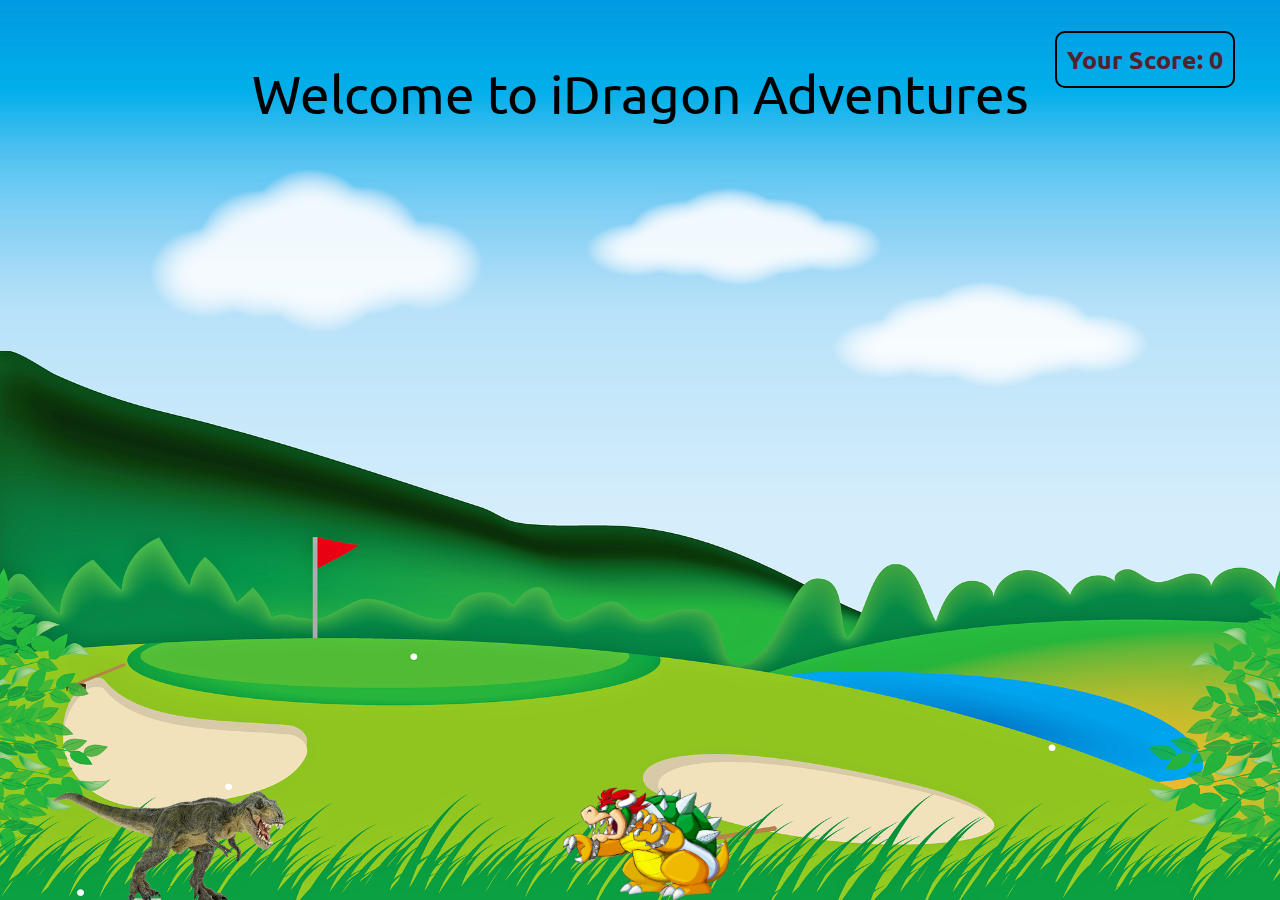
<file: Action Game/index.html>
<!DOCTYPE html>
<html lang="en">
<head>
    <meta charset="UTF-8">
    <meta name="viewport" content="width=device-width, initial-scale=1.0">
    <title>iDragon - JavaScript Game</title>
    <link href="https://fonts.googleapis.com/css2?family=Ubuntu:wght@300&display=swap" rel="stylesheet">
    <link rel="stylesheet" href="style.css">
    <script src="script.js"></script>
</head>
<body>
    <div class="gameContainer">
        <div class="gameOver">Welcome to iDragon Adventures</div>
        <!-- <div class="gameOver">Welcome to iDragon - Created by Harry</div> -->
        <div class="dino"></div>
        <div id="scoreCont">Your Score: 0</div>
        <div class="obstacle obstacleAni"></div>
    </div>
</body>
</html>
</file>
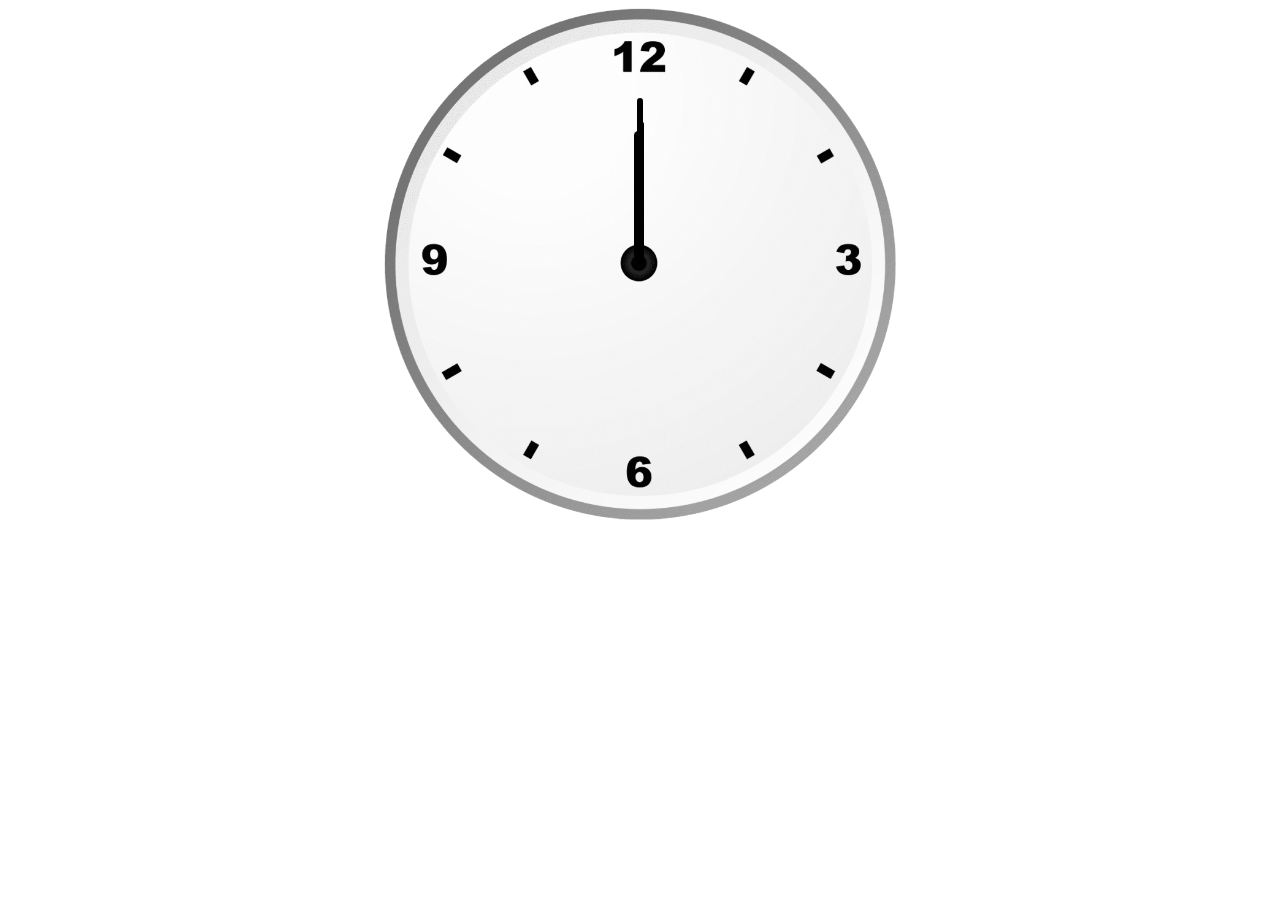
<file: Analog clock/index.html>
<!DOCTYPE html>
<html lang="en">
<head>
    <meta charset="UTF-8">
    <meta name="viewport" content="width=device-width, initial-scale=1.0">
    <link rel="stylesheet" href="style.css">
    <title>Analog Clock</title>
</head>
<body>
    <div class="clockContainer">
            <div id="hour"></div>
            <div id="min"></div>
            <div id="sec"></div>
        </div>
        <script src="script.js"></script>
</body>
</html>
</file>
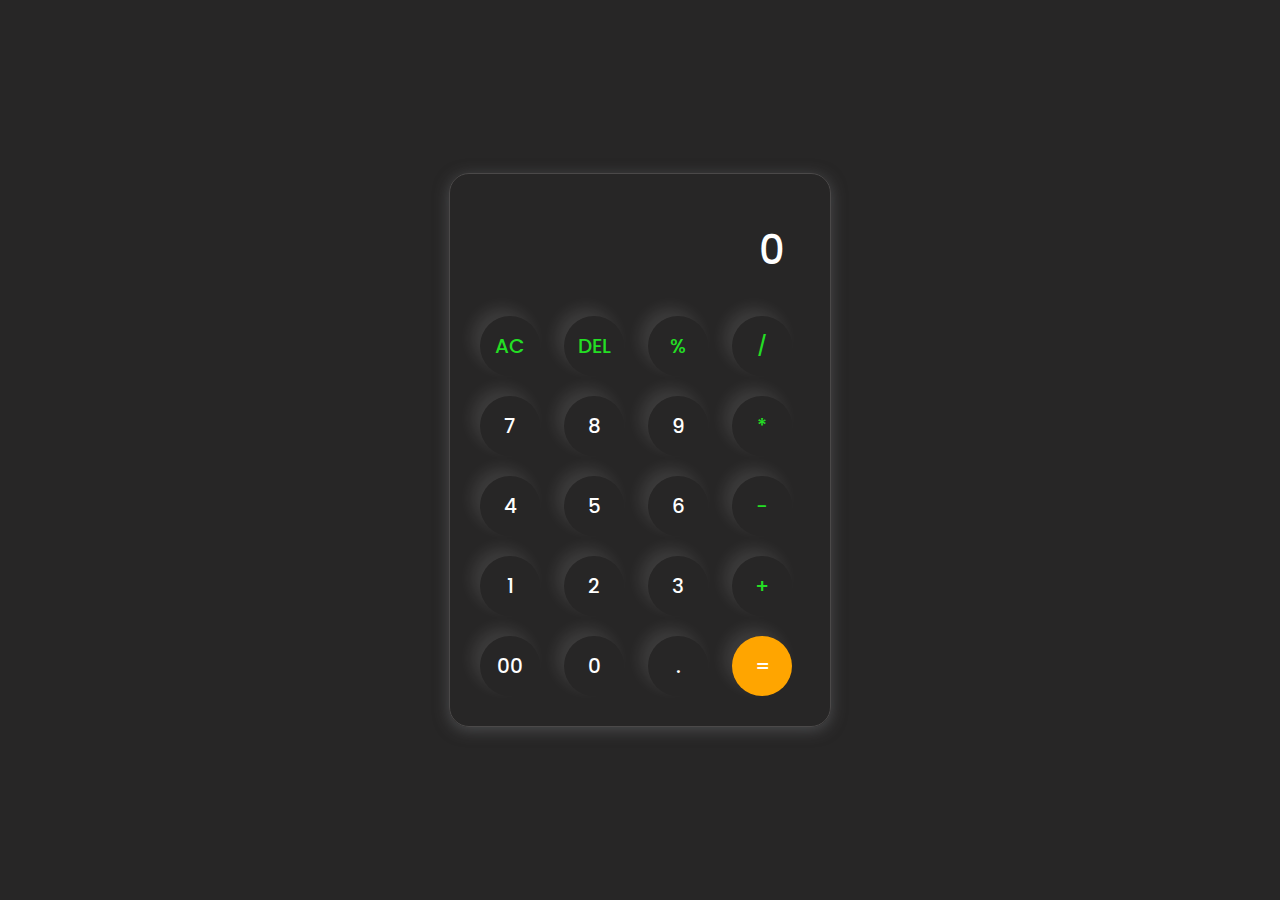
<file: Calculator/index.html>
<!DOCTYPE html>
<html lang="en">
<head>
    <meta charset="UTF-8">
    <meta name="viewport" content="width=device-width, initial-scale=1.0">
    <link rel="stylesheet" href="style.css">
    <title>Calculator</title>
</head>
<body>
        <div class="calculator">
            <input type="text" placeholder="0" id="inputbox">
            <div>
                <button class="operator">AC</button>
                <button class="operator">DEL</button>
                <button class="operator">%</button>
                <button class="operator">/</button>
            </div>
            <div>
                <button>7</button>
                <button>8</button>
                <button>9</button>
                <button class="operator">*</button>
            </div>
            <div>
                <button>4</button>
                <button>5</button>
                <button>6</button>
                <button class="operator">-</button>
            </div>
            <div>
                <button>1</button>
                <button>2</button>
                <button>3</button>
                <button class="operator">+</button>
            </div>
            <div>
                <button>00</button>
                <button>0</button>
                <button>.</button>
                <button class="equalbtn">=</button>
            </div>
        </div>
        <script src="script.js"></script>
</body>
</html>
</file>
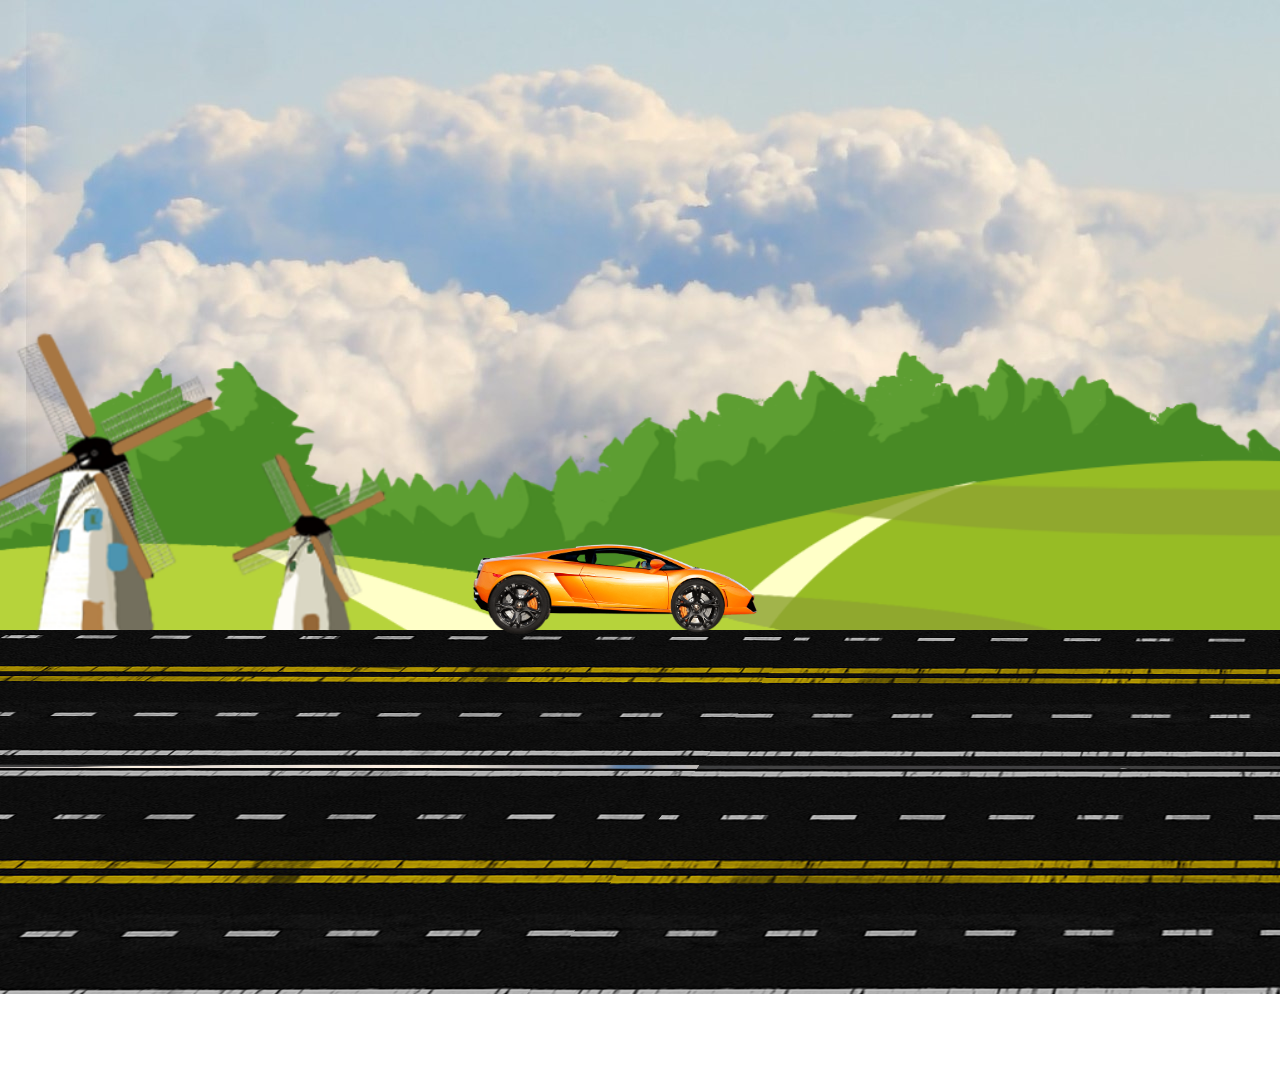
<file: Car Animation Project/index.html>
<!DOCTYPE html>
<html lang="en">
<head>
    <meta charset="UTF-8">
    <meta name="viewport" content="width=device-width, initial-scale=1.0">
    <link rel="stylesheet" href="style.css">
    <title>Car Animation Project</title>
</head>
<body>
    <div class="container">
        <div class="sky">
            <div class="trees"></div>
            <div class="track"></div>
            <div class="car">
                <div class="wheel wheel1"><img src="car_wheel_left.png" alt=""></div>
                <div class="wheel wheel2"><img src="car_wheel_right.png" alt=""></div>
            </div>
        </div>
    </div>
    <script src="script.js"></script>
</body>
</html>
</file>
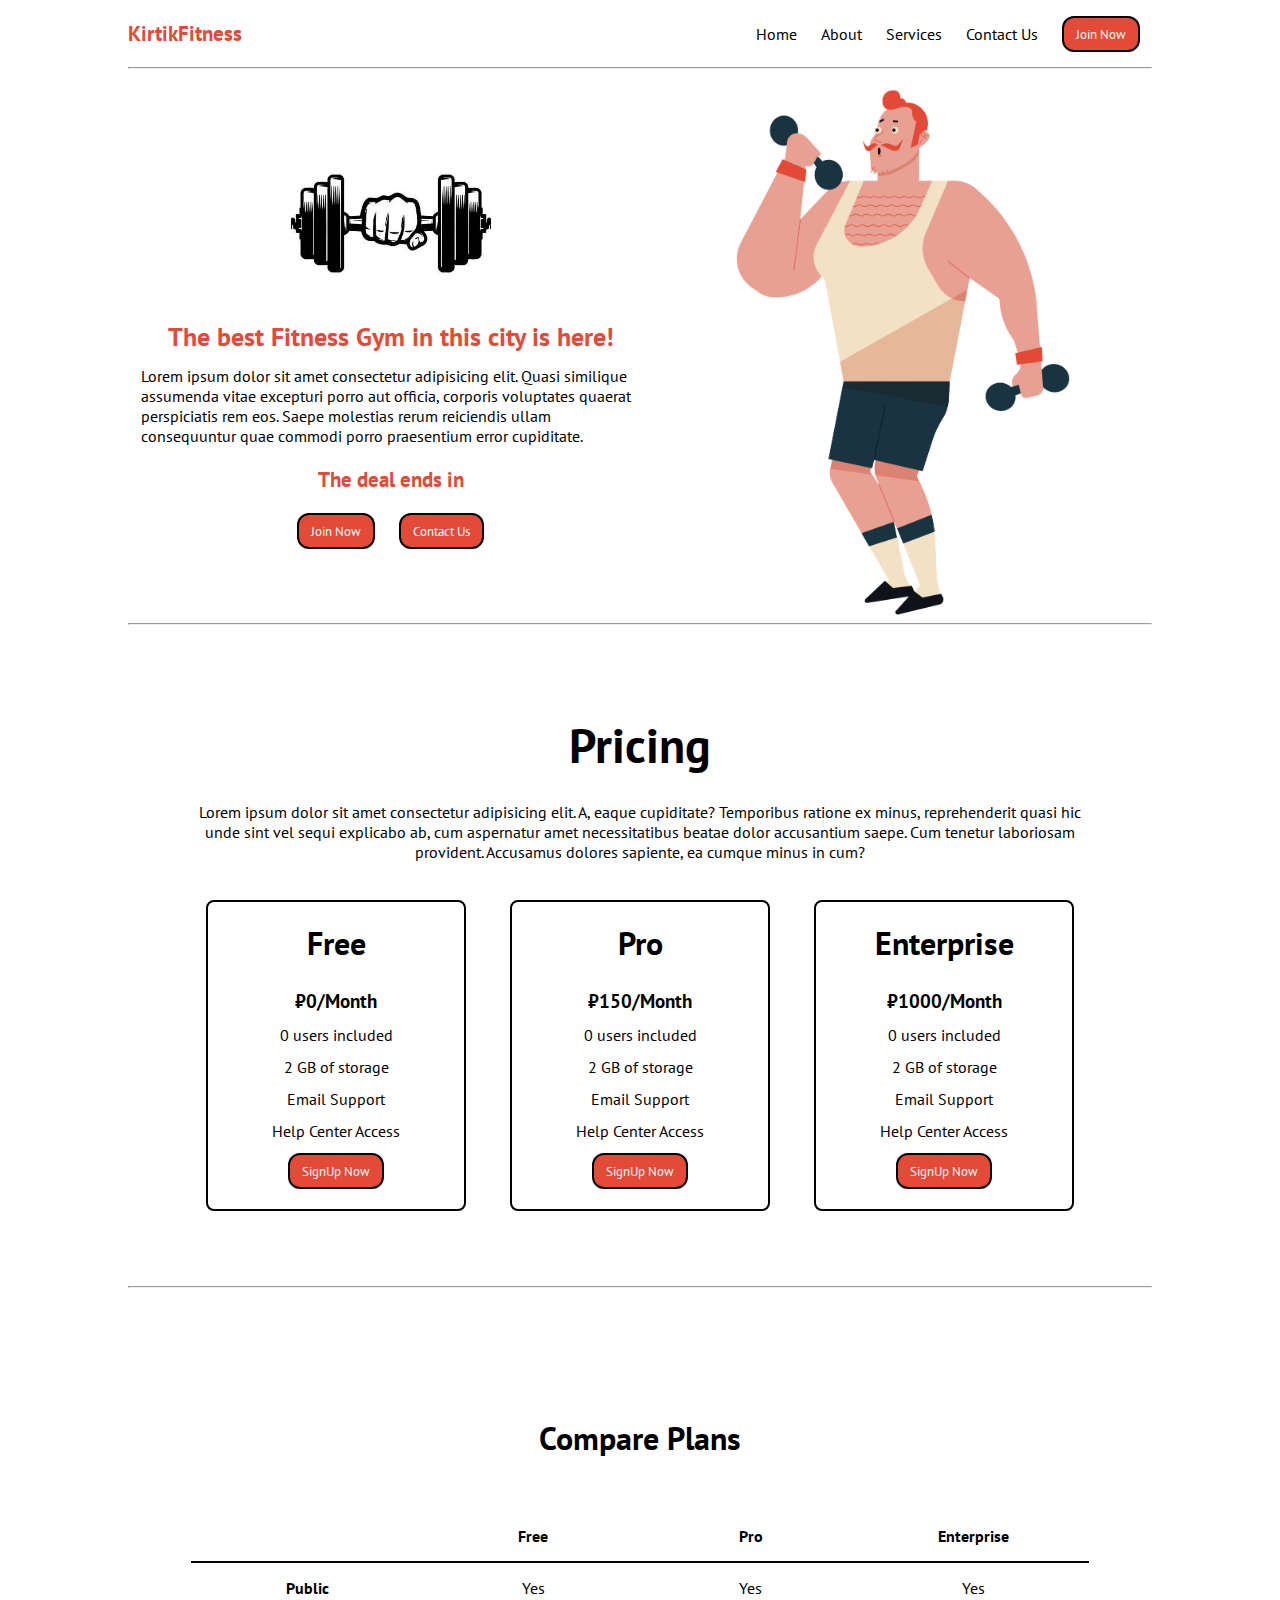
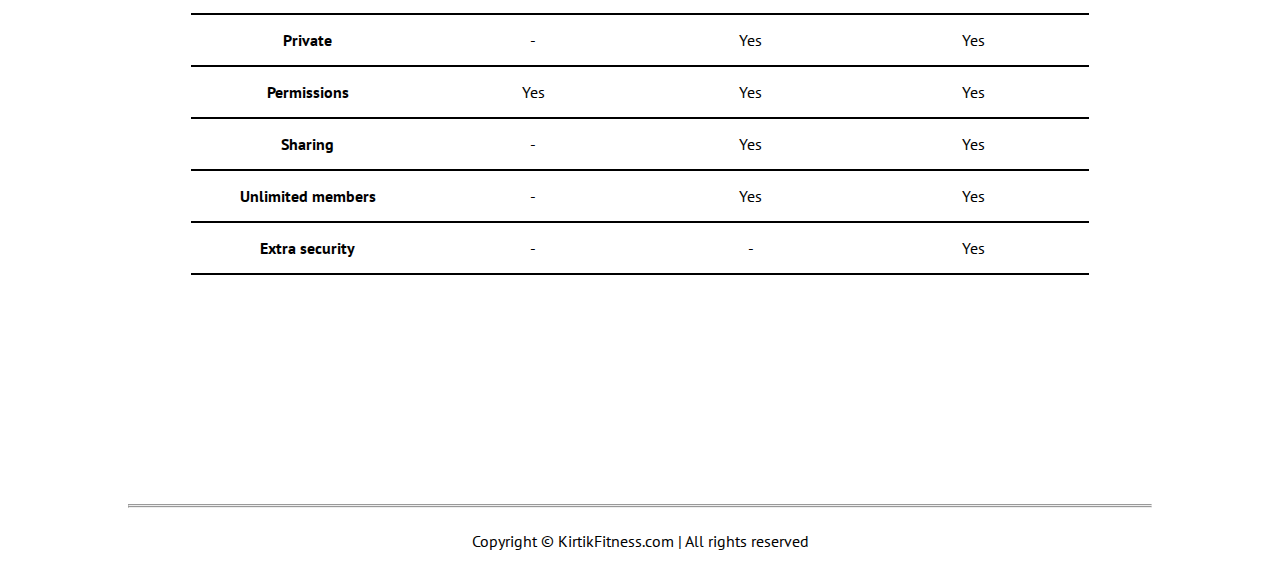
<file: Gym landing page/index.html>
<!DOCTYPE html>
<html lang="en">
<head>
    <meta charset="UTF-8">
    <meta name="viewport" content="width=device-width, initial-scale=1.0">
    <title>KirtikFitness - The Best Gym in the City</title>
    <link rel="stylesheet" href="style.css">
    <link rel="stylesheet" href="utility.css">
</head>
<body class="overflow-x-hidden">
    <div class="container mx-auto">
        <header>
            <nav class="flex justify-between">
                <div class="logo flex items-center font-bold text-red">KirtikFitness</div>
                <ul class="navbar flex items-center">
                    <li>Home</li>
                    <li>About</li>
                    <li>Services</li>
                    <li>Contact Us</li>
                    <li><button class="btn">Join Now</button></li>
                </ul>
            </nav>
            <hr class="hr">

        </header>
        <main class="min-h-screen">
            <section class="section1">
                <div class="flex">
                    <div class="top-left flex flex-col px-2 justify-center">
                        <div class="text-center">
                            <img class="dumbellimg" src="dumbell.png" alt="">

                        </div>
                        <h1 class="my-1 text-center text-red">The best Fitness Gym in this city is here!</h1>
                        <p>Lorem ipsum dolor sit amet consectetur adipisicing elit. Quasi similique assumenda vitae excepturi porro aut officia, corporis voluptates quaerat perspiciatis rem eos. Saepe molestias rerum reiciendis ullam consequuntur quae commodi porro praesentium error cupiditate.</p>
                        <p class="deal text-center text-red">The deal ends in <span id="demo"></span></p>
                        <div class="buttons text-center">
                            <button class="btn">Join Now</button>
                            <button class="btn">Contact Us</button>
                        </div>
                    </div>
                    <div class="top-right flex justify-center">
                        <img class="gymimg" src="gym.png" alt="">
                    </div>
                </div>
            </section>
            <hr class="hr">
            <section class="section2">
                <h1 class="my-2 text-center">Pricing</h1>
                <p class="my-2">Lorem ipsum dolor sit amet consectetur adipisicing elit. A, eaque cupiditate? Temporibus ratione ex minus, reprehenderit quasi hic unde sint vel sequi explicabo ab, cum aspernatur amet necessitatibus beatae dolor accusantium saepe. Cum tenetur laboriosam provident. Accusamus dolores sapiente, ea cumque minus in cum?</p>
                <div class="boxes flex justify-center">
                    <div class="box text-center">
                        <h2>Free</h2>
                        <ul>
                            <li class="highlighted">₹0/Month</li>
                            <li>0 users included</li>
                            <li>2 GB of storage</li>
                            <li>Email Support</li>
                            <li>Help Center Access</li>
                            <li><button class="btn">SignUp Now</button></li>
                        </ul>
                    </div>
                    <div class="box text-center">
                        <h2>Pro</h2>
                        <ul>
                            <li class="highlighted">₹150/Month</li>
                            <li>0 users included</li>
                            <li>2 GB of storage</li>
                            <li>Email Support</li>
                            <li>Help Center Access</li>
                            <li><button class="btn">SignUp Now</button></li>
                        </ul>
                    </div>
                    <div class="box text-center">
                        <h2>Enterprise</h2>
                        <ul>
                            <li class="highlighted">₹1000/Month</li>
                            <li>0 users included</li>
                            <li>2 GB of storage</li>
                            <li>Email Support</li>
                            <li>Help Center Access</li>
                            <li><button class="btn">SignUp Now</button></li>
                        </ul>
                    </div>
                    
                </div>
            </section>
            <hr class="hr">
            <section class="section3">
                <div class="container plantable flex flex-col">
                    <h1 class="my-2 text-center">Compare Plans</h1>

                    <table class="table text-center my-2">
                      <thead>
                        <tr>
                          <th></th>
                          <th>Free</th>
                          <th>Pro</th>
                          <th>Enterprise</th>
                        </tr>
                      </thead>
                      <tbody>
                        <tr>
                          <th scope="row" class="text-start">Public</th>
                          <td>Yes</svg></td>
                          <td>Yes</svg></td>
                          <td>Yes</svg></td>
                        </tr>
                        <tr>
                          <th scope="row" class="text-start">Private</th>
                          <td>-</td>
                          <td>Yes</svg></td>
                          <td>Yes</svg></td>
                        </tr>
                      </tbody>
              
                      <tbody>
                        <tr>
                          <th scope="row" class="text-start">Permissions</th>
                          <td>Yes</svg></td>
                          <td>Yes</svg></td>
                          <td>Yes</svg></td>
                        </tr>
                        <tr>
                          <th scope="row" class="text-start">Sharing</th>
                          <td>-</td>
                          <td>Yes</svg></td>
                          <td>Yes</svg></td>
                        </tr>
                        <tr>
                          <th scope="row" class="text-start">Unlimited members</th>
                          <td>-</td>
                          <td>Yes</svg></td>
                          <td>Yes</svg></td>
                        </tr>
                        <tr>
                          <th scope="row" class="text-start">Extra security</th>
                          <td>-</td>
                          <td>-</td>
                          <td>Yes</svg></td>
                        </tr>
                      </tbody>
                    </table>
                  </div>
                </section>
            <hr class="hr">
            <section></section>
            <hr class="hr">
        </main>
        <footer class="text-center">
            Copyright &copy; KirtikFitness.com  |  All rights reserved
        </footer>
    </div>
</body>
<script src="timer.js"></script>
</html>
</file>
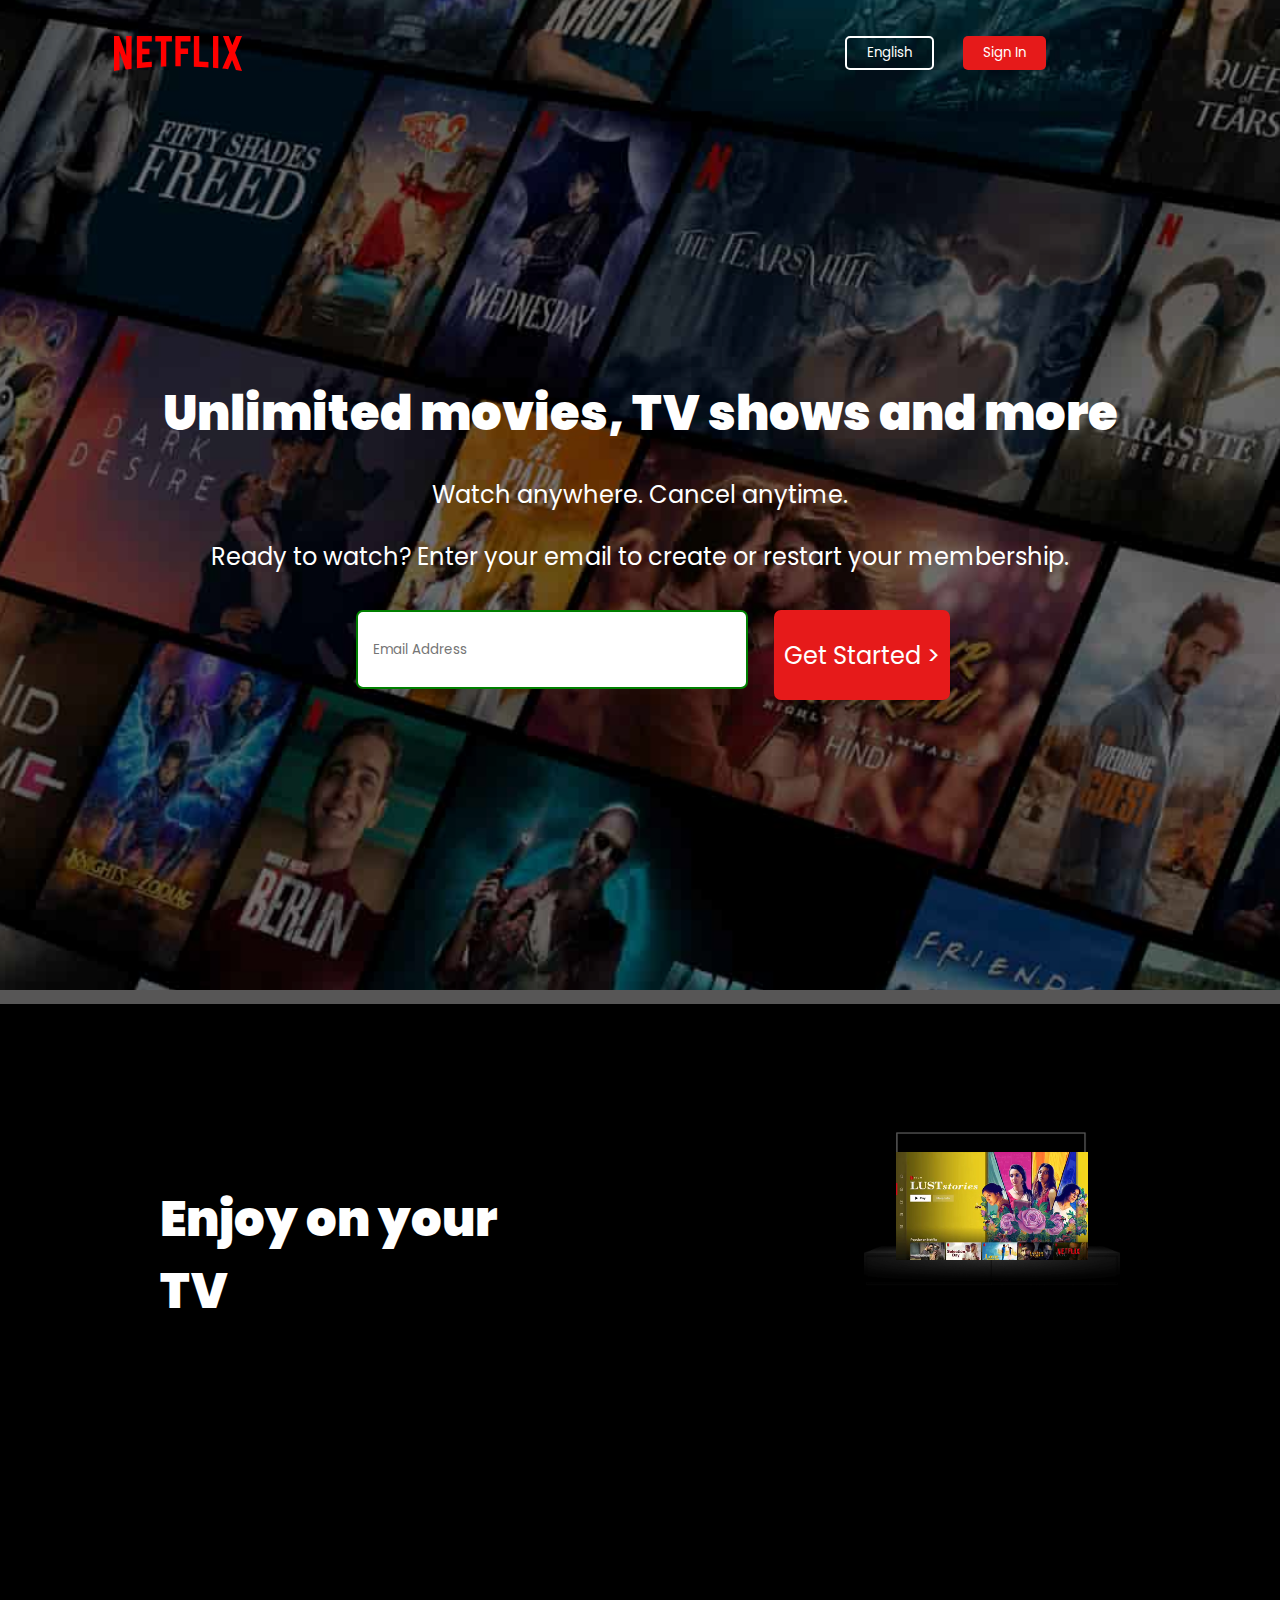
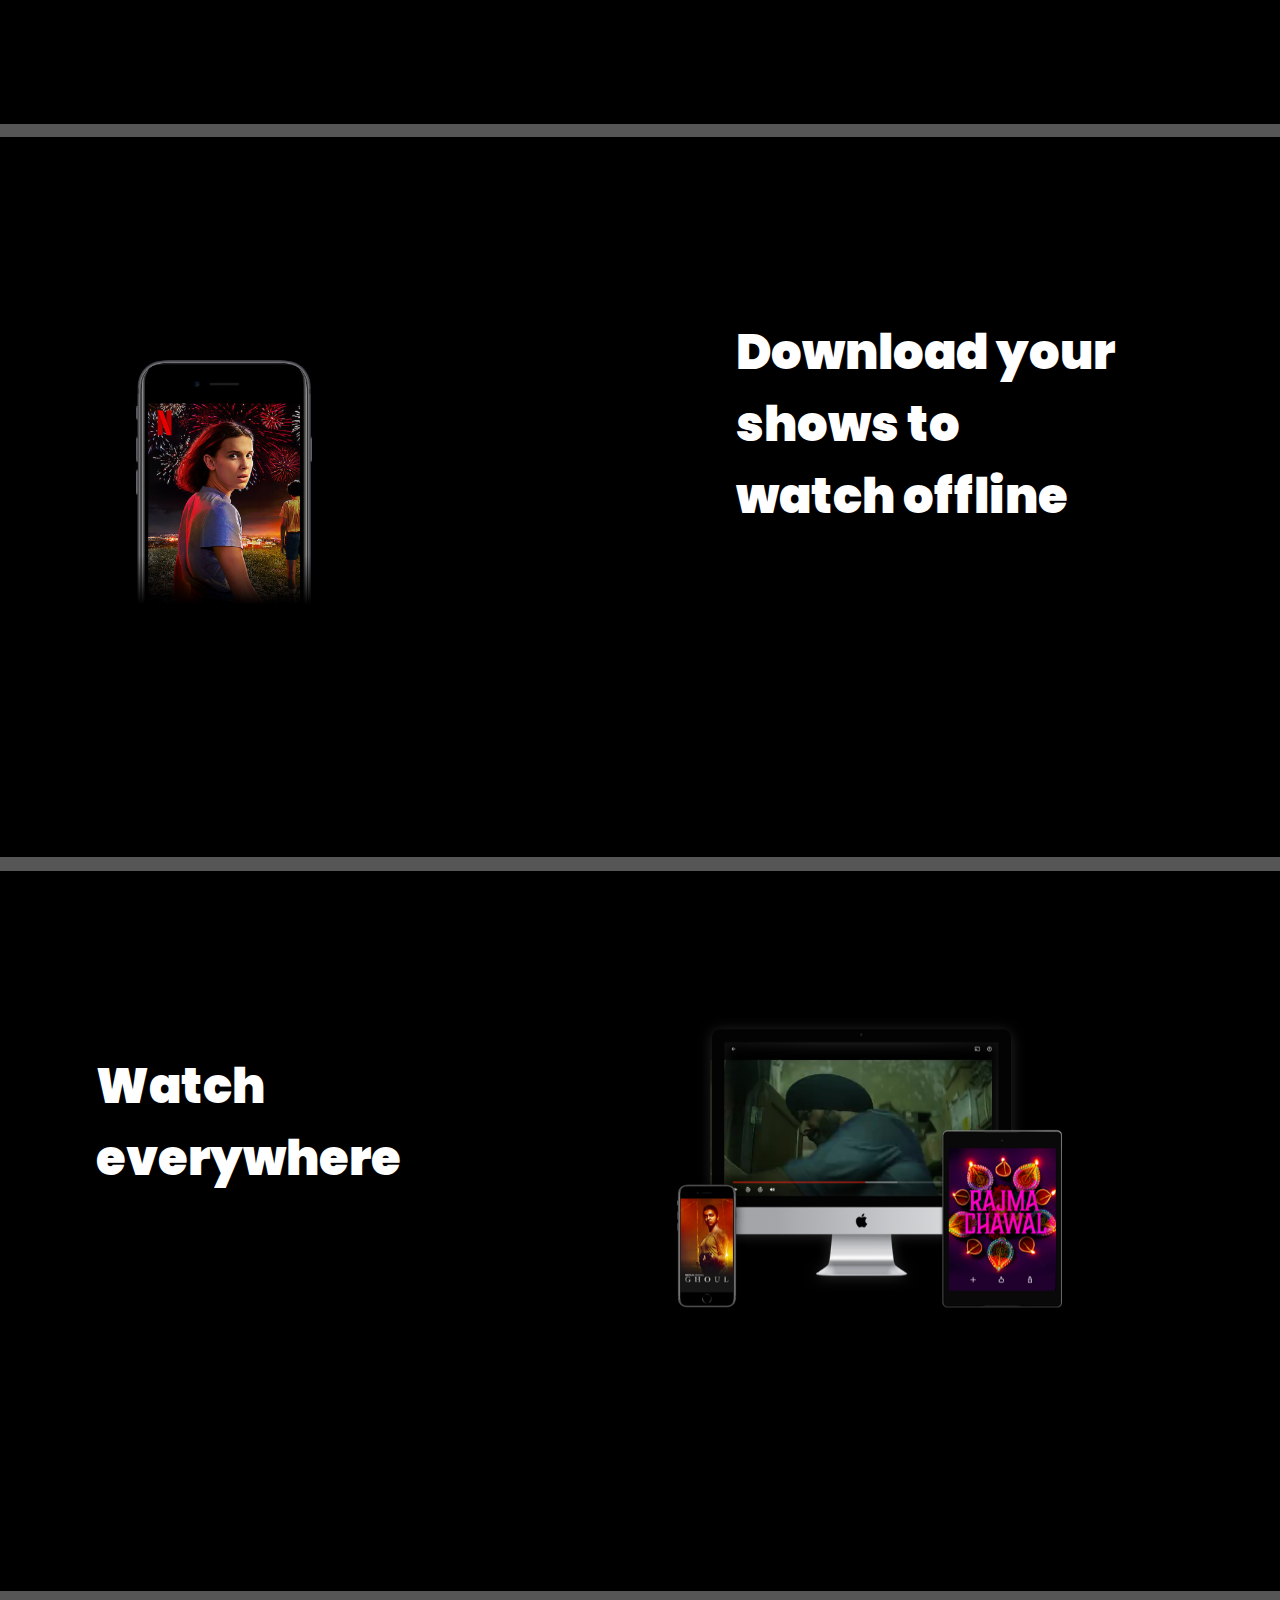
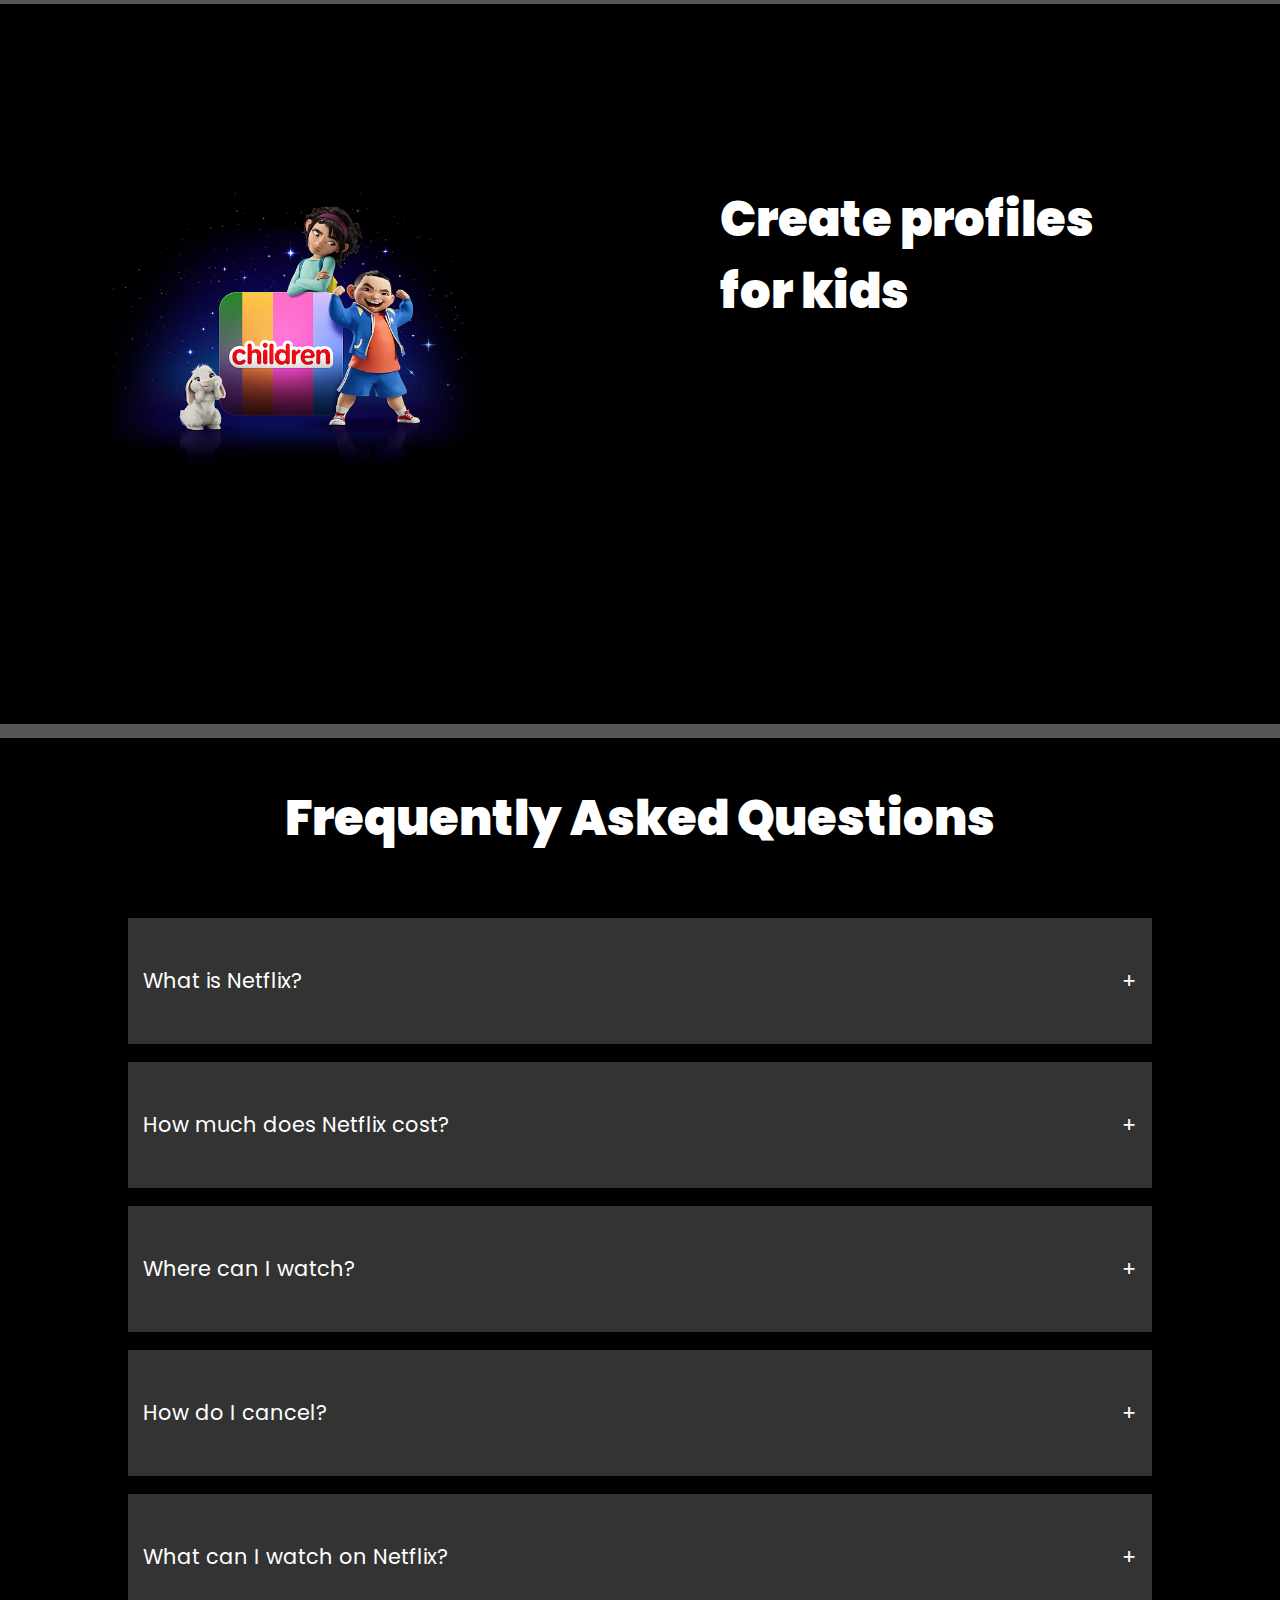
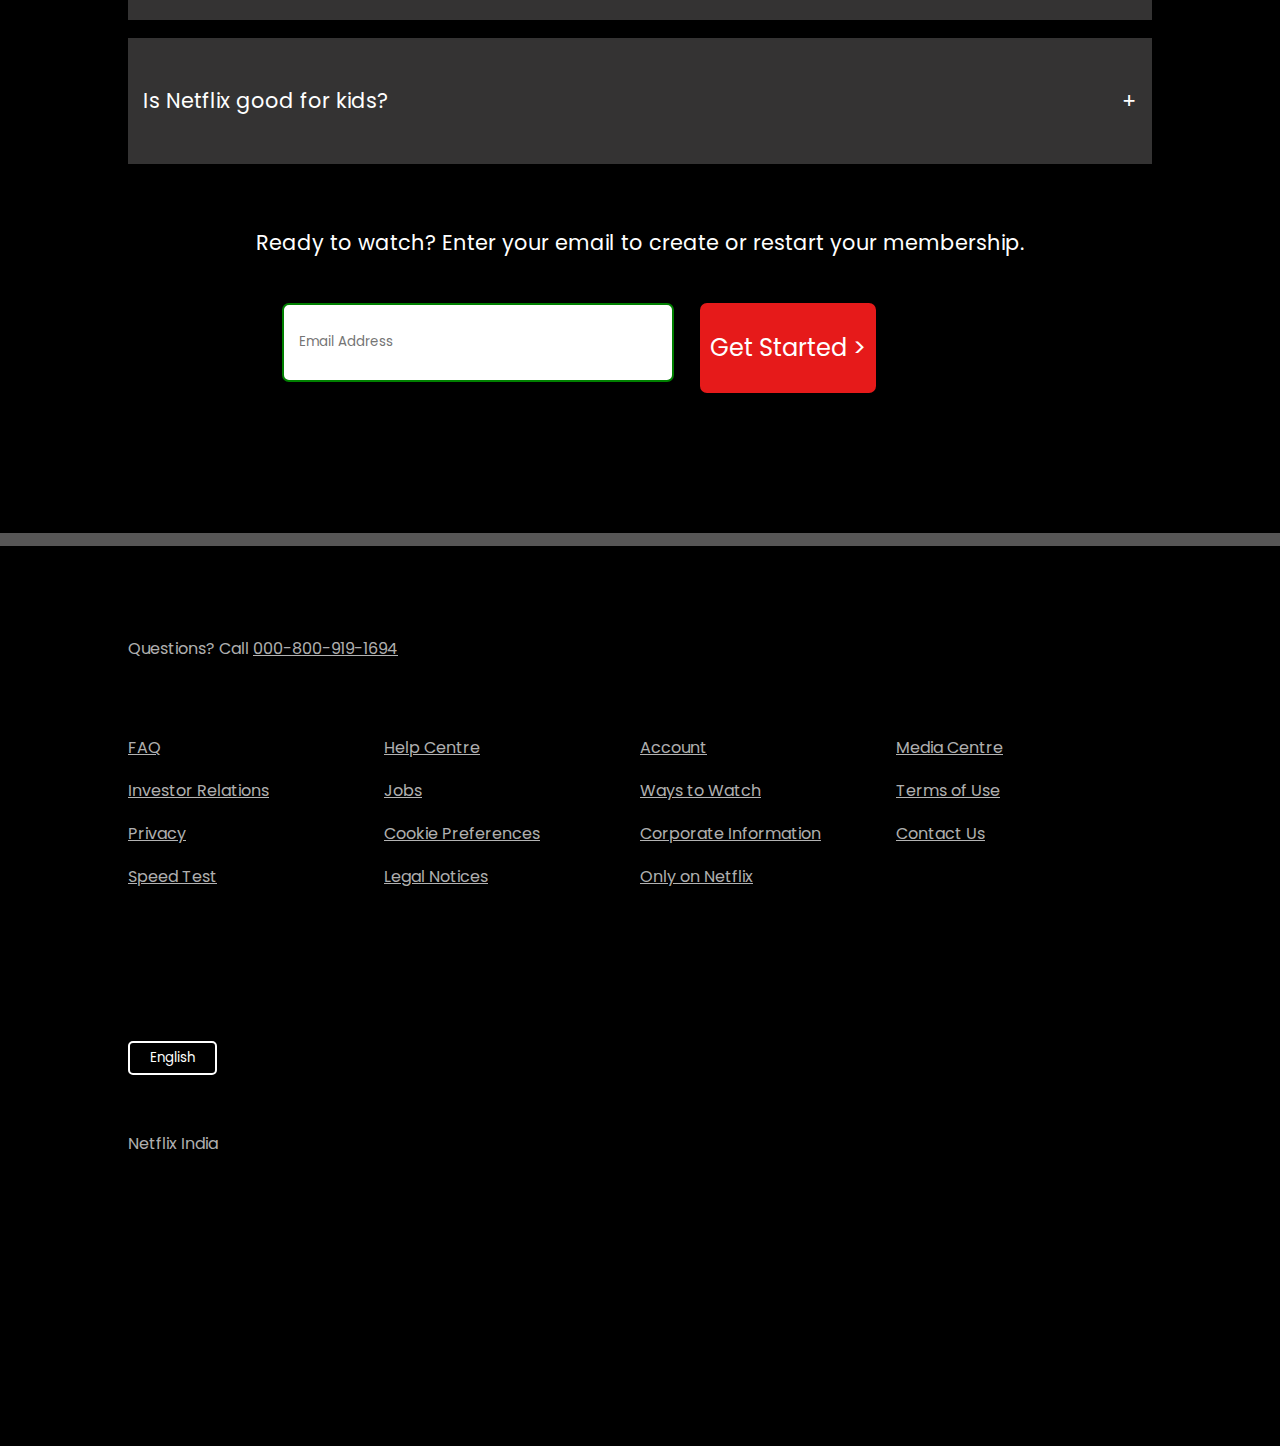
<file: Netflix Clone/index.html>
<!DOCTYPE html>
<html lang="en">
<head>
    <meta charset="UTF-8">
    <meta name="viewport" content="width=device-width, initial-scale=1.0">
    <link rel="shortcut icon" href="assets/images/favicon.ico" type="image/x-icon">
    <title>Netflix India - Watch TV Shows Online, Watch Movies Online</title>
    <link rel="stylesheet" href="style.css">
</head>
<body>
    <div class="firstSection">
        <div class="navbar">
            <div class="leftNav"><img src="assets/images/logo.svg" alt=""></div>
            <div class="rightNav">
                <button class="btn btn1">English</button>
                <button class="btn btn2">Sign In</button>
            </div>
        </div>
        <div class="main">
            <div class="firstText">Unlimited movies, TV shows and more
            </div>
            <div class="secondText">Watch anywhere. Cancel anytime.

            </div>
            <div class="thirdText">Ready to watch? Enter your email to create or restart your membership.
            </div>
            <div class="email emailpehla">
                <div class="input">
                    <input type="text" placeholder="Email Address">
                </div>
                <div class="getStarted">
                    <button class="btn3">Get Started &gt;</button>
                </div>

            </div>
        </div>        
        <div class="box"></div>
        
    </div>
    <div class="seperation"></div>
    <div class="secondSection">
        <div class="leftSec">
            <div class="heading">Enjoy on your TV
            </div>
            <div class="para">Watch on smart TVs, PlayStation, Xbox, Chromecast, Apple TV, Blu-ray players and more.

            </div>
        </div>
        <div class="rightSec">
            <div class="tvmain">
                <img class="tv" src="assets/images/img1.png" alt="">
                <video autoplay loop src="assets/videos/video1.mp4.m4v"></video>

            </div>
        </div>
    </div>
    <div class="seperation"></div>
    <div class="thirdSection">
        <div class="leftthirdsec">
            <img src="assets/images/img2.png" alt=""></div>
            <div class="rightthirdsec">
                <div class="heading">Download your shows to watch offline</div>
                <div class="para">Save your favourites easily and always have something to watch.

                </div>
            </div>
    </div>
    <div class="seperation"></div>
    <div class="fourthSection">
        <div class="leftfourthsec">
            <div class="heading">Watch everywhere
            </div>
            <div class="para">Stream unlimited movies and TV shows on your phone, tablet, laptop, and TV.

            </div>
        </div>
        <div class="rightfourthsec">
            <video autoplay loop src="assets/videos/video2.mp4.m4v"></video>
            <img src="assets/images/img4.png" alt="">
        </div>
    </div>
    <div class="seperation"></div>
    <div class="fifthSection">
        <div class="leftfifthsec">
            <img src="assets/images/img5.png" alt="">
        </div>
        <div class="rightfifthsec">
            <div class="heading">Create profiles for kids
            </div>
            <div class="para">Send children on adventures with their favourite characters in a space made just for them—free with your membership.

            </div>
        </div>
    </div>
    <div class="seperation"></div>
    <div class="sixthSection">
        <div class="heading">Frequently Asked Questions
        </div>
        
        <div class="questions">
            <div class="ques">
                <div class="quessame">
                    What is Netflix?
                </div>
                <div class="plus">
                    +
                </div>
            </div>
            <div class="ques">
                <div class="quessame">
                    How much does Netflix cost?                
                </div>
                <div class="plus">
                    +
                </div>
            </div>
            <div class="ques">
                <div class="quessame">
                    Where can I watch?
                </div>
                <div class="plus">
                    +
                </div>
            </div>
            <div class="ques">
                <div class="quessame">
                    How do I cancel?                
                </div>
                <div class="plus">
                    +
                </div>
            </div>
            <div class="ques">
                <div class="quessame">
                    What can I watch on Netflix?
                </div>
                <div class="plus">
                    +
                </div>
            </div>
            <div class="ques">
                <div class="quessame">
                    Is Netflix good for kids?
                </div>
                <div class="plus">
                    +
                </div>
            </div>
        </div>
        <div class="emailaddress">
            <div class="thirdTextagain">Ready to watch? Enter your email to create or restart your membership.
            </div>
            <div class="email emailagain">
                <div class="input">
                    <input type="text" placeholder="Email Address">
                </div>
                <div class="getStarted">
                    <button class="btn3">Get Started &gt;</button>
                </div>

        </div>
    </div>
</div>
</div>
<div class="seperation"></div>
<footer>
    <div class="footer">
        <div class="contactno">
            <span class="introtonumber">Questions? Call <span class="mainnumber">000-800-919-1694</span></span>
        </div>
        <div class="links">
            <div class="link">FAQ</div>
            <div class="link">Help Centre</div>
            <div class="link">Account</div>
            <div class="link">Media Centre</div>
            <div class="link">Investor Relations</div>
            <div class="link">Jobs</div>
            <div class="link">Ways to Watch</div>
            <div class="link">Terms of Use</div>
            <div class="link">Privacy</div>
            <div class="link">Cookie Preferences</div>
            <div class="link">Corporate Information</div>
            <div class="link">Contact Us</div>
            <div class="link">Speed Test</div>
            <div class="link">Legal Notices</div>
            <div class="link">Only on Netflix</div>
        </div>
        <button class="btn btn1 btnlast">English</button>
        <span class="endingfooter">Netflix India</span>
    </div>

</footer>
</body>
</html>
</file>
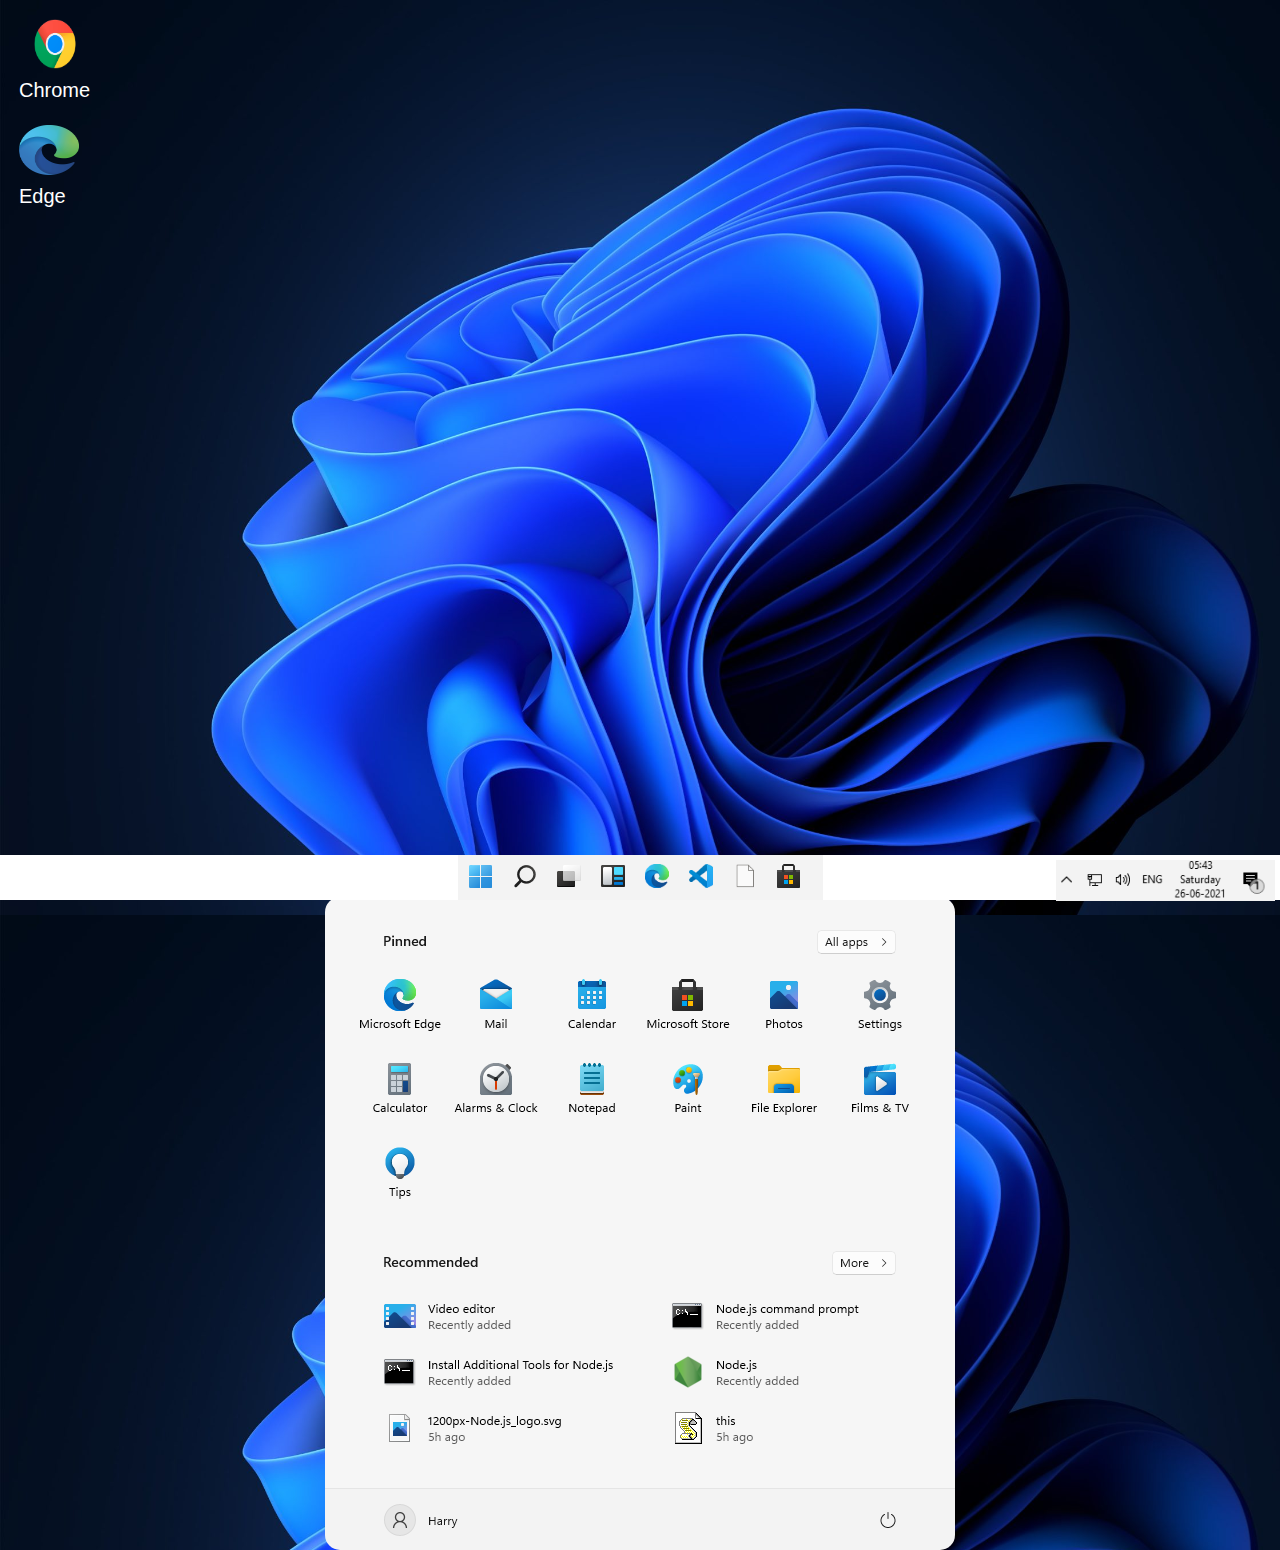
<file: Windows 11 Interface/index.html>
<!DOCTYPE html>
<html lang="en">
<head>
    <meta charset="UTF-8">
    <meta name="viewport" content="width=device-width, initial-scale=1.0">
    <link rel="stylesheet" href="style.css">
    <title>Try Windows 11</title>
</head>
<body>
    <div class="icons icon1">
        <img class="chrome" width="75px" height="50px" src="chromeicon.png" alt="">
        <div class="appname">Chrome</div>
        
    </div>
    <div class="icons icon2">
        <img class="edge" width="60px" height="50px" src="edgeicon.png" alt="">
        <div class="appname">Edge</div>
    </div>
    <div class="taskbar">
        <img src="icons.PNG" alt="">
        <img class="right" src="taskbarright.PNG" alt="">
    </div>
    <div class="startmenu">
        <img src="startmenu.PNG" alt="">
    </div>
    <!-- <video autoplay muted>
        <source src="video.webm" type="video/webm">
    </video> -->
    <script src="script.js"></script>
</body>
</html>
</file>
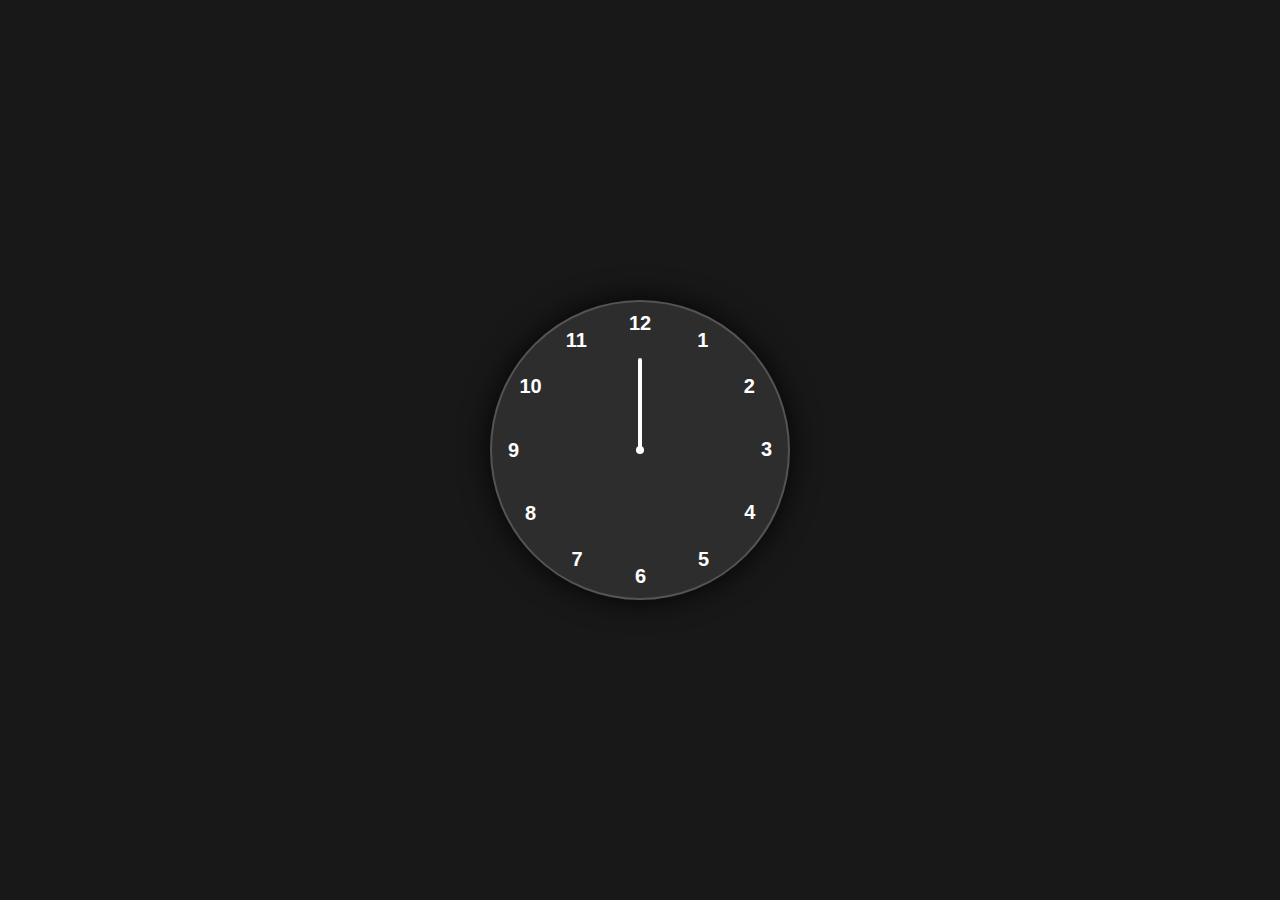
<file: mini projects/analog clock/index.html>
<!DOCTYPE html>
<html lang="en">
<head>
    <meta charset="UTF-8">
    <meta name="viewport" content="width=device-width, initial-scale=1.0">
    <link rel="stylesheet" href="style.css">
    <title>Analog Clock</title>
</head>
<body>
    <div class="container">
        <div class="clock">
            <div style="--clr:#f83030; --h:72px;" id="hour" class="hand"><i></i></div>
            <div style="--clr:#975fff; --h:82px;" id="min" class="hand"><i></i></div>
            <div style="--clr:#ffffff; --h:92px;" id="sec" class="hand"><i></i></div>
            <span style = "--i:1"><b>1</b></span>
            <span style = "--i:2"><b>2</b></span>
            <span style = "--i:3"><b>3</b></span>
            <span style = "--i:4"><b>4</b></span>
            <span style = "--i:5"><b>5</b></span>
            <span style = "--i:6"><b>6</b></span>
            <span style = "--i:7"><b>7</b></span>
            <span style = "--i:8"><b>8</b></span>
            <span style = "--i:9"><b>9</b></span>
            <span style = "--i:10"><b>10</b></span>
            <span style = "--i:11"><b>11</b></span>
            <span style = "--i:12"><b>12</b></span>

        </div>
    </div>
    <script src="script.js"></script>
</body>
</html>
</file>
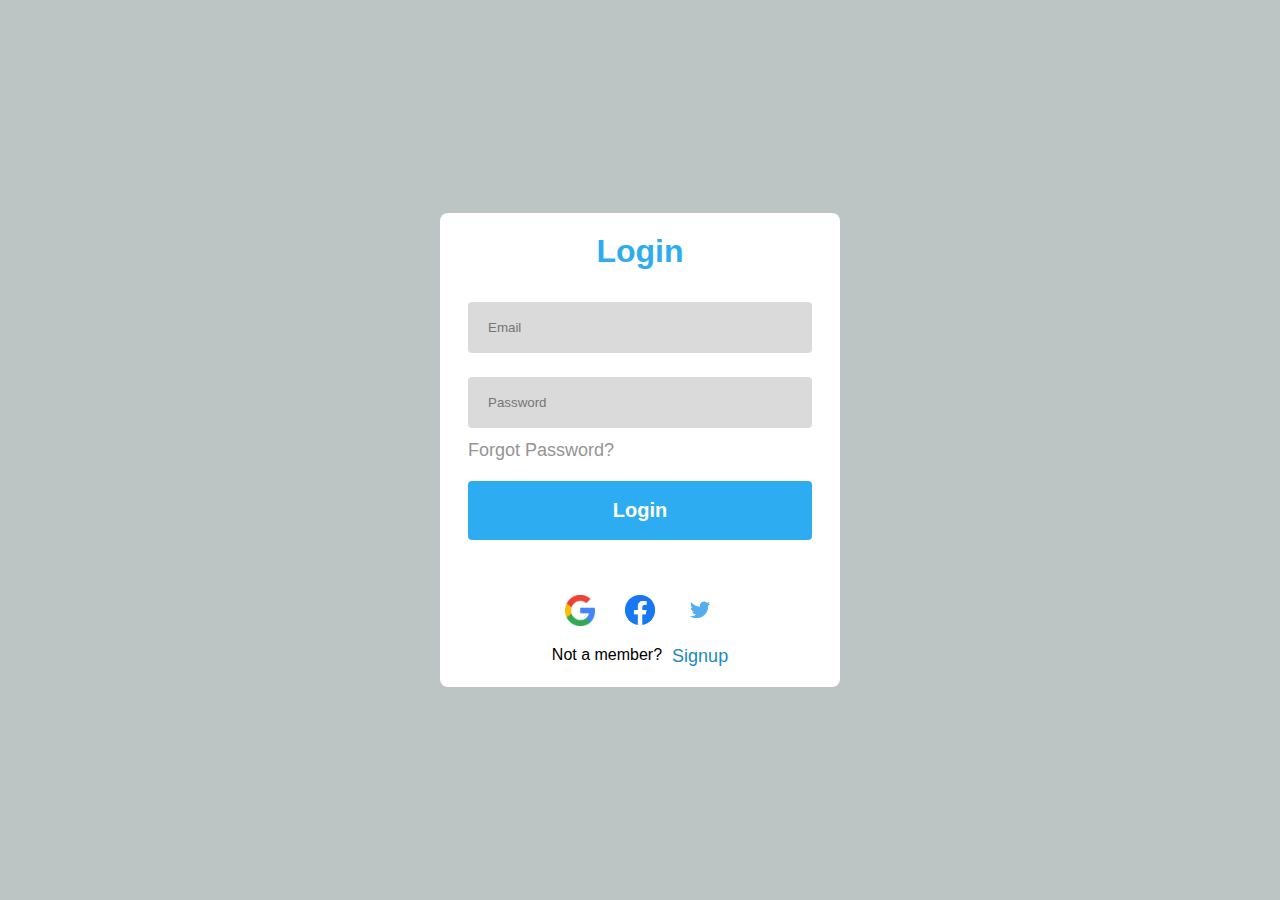
<file: mini projects/login signup form/index.html>
<!DOCTYPE html>
<html lang="en">
<head>
    <meta charset="UTF-8">
    <meta name="viewport" content="width=device-width, initial-scale=1.0">
    <link rel="stylesheet" href="style.css">
    <title>Login form</title>
</head>
<body>
    <div class="container">
        <div class="form-box">
            <header>
                <h1 id="title">Login</h1>
            </header>
            <form action="">
                <input type="text" placeholder="Name" id="namefield">
                <input type="email" placeholder="Email">
                <input type="password" placeholder="Password">
                <a href="">Forgot Password?</a>
                <input id="loginbtn" type="button" value="Login">

            </form>
            <div class="links">
                <a href="https://www.google.com" target="_blank"><img src="./assets/google.png" alt=""></a>
                <a href="https://www.facebook.com" target="_blank"><img src="./assets/fb.png" alt=""></a>
                <a href="https://www.x.com" target="_blank"><img src="./assets/twitter.png" alt=""></a>
            </div>
            <div class="signup">

                <p>Not a member?</p>
                <a id="signupbtn" href="">Signup</a>
            </div>
        </div>
    </div>
    <script src="script.js"></script>
</body>
</html>
</file>
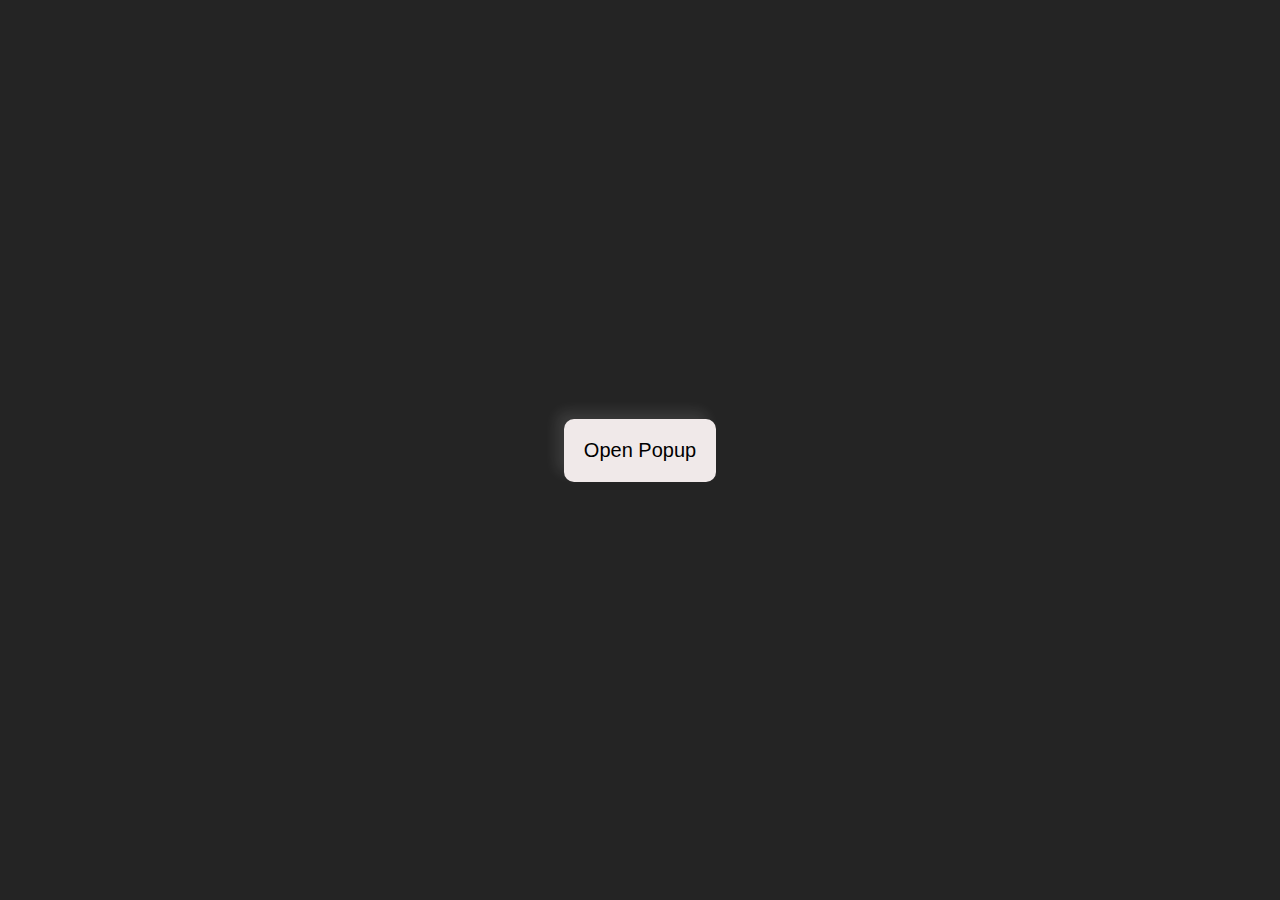
<file: mini projects/Popup page/index.html>
<!DOCTYPE html>
<html lang="en">
<head>
    <meta charset="UTF-8">
    <meta name="viewport" content="width=device-width, initial-scale=1.0">
    <link rel="stylesheet" href="style.css">
    <title>Popup form</title>
</head>
<body>
    <button class="openpopup" onclick="openpopup()">Open Popup</button>
    <div class="popup">
        <h1>Popup</h1>
        <p>Lorem ipsum dolor sit, amet consectetur adipisicing elit. Ea quaerat sint tempore qui cum adipisci cupiditate neque fugit illum illo reiciendis dolores laudantium doloribus quos placeat enim et, velit iure voluptatum non. Tenetur repellendus sunt enim vitae, a rem, amet, maxime iure minus quaerat delectus.</p>
        <button class="closebtn" onclick="closepopup()">Close</button>
    </div>
    <script src="script.js"></script>
</body>
</html>
</file>
<file: Action Game/style.css>
*{
    margin: 0;
    padding:0;
}
body{
    background-color: red;
    overflow: hidden;
}
.gameContainer{
    background-image: url(bg.png);
    background-repeat: no-repeat;
    background-size: 100vw 100vh;
    width: 100%;
    height: 100vh;
}

.dino{
    background-image: url(dino.png);
    background-repeat: no-repeat;
    background-size: cover;
    width: 233px;
    height: 114px;
    position: absolute;
    bottom:0;
    left: 52px;
}

.obstacle{
    width: 166px;
    height: 113px;
    background-image: url(dragon.png);
    background-size: cover;
    position: absolute;
    bottom: 0;
    left: 44vw;
}

.animateDino{
    animation: dino 0.6s linear;
}

.obstacleAni{
    animation: obstacleAni 5s linear infinite;
}

.gameOver{
    position: relative;
    top:63px;
    font-size: 53px;
    text-align: center; 
    font-family: 'Ubuntu', sans-serif;
}

#scoreCont{
    font-size: 25px;
    color: #54212f;
    font-weight: bold;
    position: absolute;
    right: 45px;
    top: 31px;
    border: 2px solid black;
    padding: 10px;
    font-family: 'Ubuntu', sans-serif;
    border-radius: 10px;
}

@keyframes dino{
    0%{
        bottom: 0;
    }
    50%{
        bottom: 422px;
    }
    100%{
        bottom: 0; 
    }
}

@keyframes obstacleAni{
    0%{
        left: 100vw;
    }
    100%{
        left: -10vw;
    }
}
</file>
<file: Analog clock/style.css>
.clockContainer{
    height: 40vw;
    width: 40vw;
    background-image: url(clock.png);
    background-repeat: no-repeat;
    background-size: 100%;
    margin: auto;
    position: relative;
}
#hour,#min,#sec{
    position: absolute;
    background: black;
    border-radius: 10px;
}
#hour{
    width: 1.7%;
    height: 25%;
    top: 24%;
    left: 48.8%;
    transform-origin: bottom;
}
#min{
    width: 1.2%;
    height: 28%;
    top: 22%;
    left: 49.5%;
    transform-origin: bottom;
}
#sec{
    width: 1%;
    height: 32%;
    top: 17.5%;
    left: 49.5%;
    transform-origin: bottom;
}
</file>
<file: Calculator/style.css>
@import url('https://fonts.googleapis.com/css2?family=Poppins:ital,wght@0,100;0,200;0,300;0,400;0,500;0,600;0,700;0,800;0,900;1,100;1,200;1,300;1,400;1,500;1,600;1,700;1,800;1,900&display=swap');
*{
    margin: 0;
    padding: 0;
    box-sizing: border-box;
    font-family: "Poppins", sans-serif;
    font-weight: 500;
    font-style: normal;
}
body{
    width: 100%;
    height: 100vh;
    display: flex;
    justify-content: center;
    align-items: center;
    background-color: rgb(39, 38, 38);
}
.calculator{
    border: 1px solid rgb(75, 73, 73);
    padding: 20px;
    border-radius: 20px;
    background: transparent;
    box-shadow: 0px 3px 15px rgba(113, 115, 119, 0.5);
}
input{
    width: 320px;
    border: none;
    padding: 16px;
    margin: 10px;
    background: transparent;
    font-size: 40px;
    text-align: right;
    cursor: pointer;
    color: white;
}
input::placeholder{
    color: white;
}
button{
    border: none;
    width: 60px;
    height: 60px;
    margin: 10px;
    border-radius: 50%;
    background: transparent;
    color: white;
    box-shadow: -8px -8px 15px rgba(255, 255, 255, 0.1);
    font-size: 20px;
}
.equalbtn{
    background-color: orange;
}
.operator{
    color: rgb(36, 222, 36);
}
</file>
<file: Car Animation Project/style.css>
*{
    margin: 0;
    padding: 0;
}
body{
    overflow: hidden;
    animation: shakeBody linear 5s infinite;
}
.sky{
    width: 100%;
    height: 100vh;
    background-image: url(background.jpg);
    position: absolute;
    background-repeat: no-repeat;
    position: relative;
}
.trees{
    width: 100%;
    height: 100vh;
    background-image: url(trees.png);
    background-size: cover;
    position: absolute;
    top: -144px;
}
.track{
    height: 50vh;
    width: 800vw;
    background-image: url(track.png);
    position: absolute;
    top: 70vh;
    background-repeat: repeat-x;
    animation: carMove linear 5s infinite;
}
.car{
    height: 100px;
    width: 350px;
    background-image: url(car_body.png);
    background-size: cover;
    background-repeat: no-repeat;
    position: absolute;
    left: 444px;
    bottom: 30vh;
    animation: shake linear 1s infinite;
}
.wheel1 img{
    width: 77px;
    position: relative;
    top: 36px;
    left: 37px;
    animation: wheelRotation linear 0.1s infinite;
}
.wheel2 img{
    width: 77px;
    position: relative;
    top: -44px;
    left: 215px; 
    animation: wheelRotation linear 0.1s infinite;
}
@keyframes wheelRotation{
    100%{
        transform: rotate(360deg);
    }
}
@keyframes carMove{
    100%{
        transform: translateX(-500vw);
    }
}
@keyframes shake{
    0%{
        transform: translateY(-5px);
    }
    50%{
        transform: translateY(5px);

    }
    100%{
        transform: translateY(-5px);

    }
}
@keyframes shakeBody{
    0%{
        transform: translateY(-10px);
    }
    50%{
        transform: translateY(10px);

    }
    100%{
        transform: translateY(-10px);

    }
}
</file>
<file: Gym landing page/style.css>
@import url('https://fonts.googleapis.com/css2?family=PT+Sans&display=swap');
*{
    margin: 0;
    padding: 0;
    font-family: "PT Sans", sans-serif;

}
.container{
    max-width: 80vw;
}
.navbar{
    display: flex;
    height: 67px;
}
.navbar li{
    list-style: none;
    margin: 0px 12px;
}
.top-left{
    width: 50%;

}
.top-right{
    width: 50%;
}
.section1{
    max-height: 100vh;
}
.logo{
    font-size: 1.3rem;
}
.dumbellimg{
    width: 200px;
}
.gymimg{
    width: 350px;
}
.deal{
    margin: 20px 0px;
    font-weight: bold;
    font-size: 1.3rem;
}
.buttons .btn{
    margin: 0px 10px;
}
.section1 h1{
    font-size: 1.6rem;
}
.section2 h1{
    font-size: 3rem;
}
.section2 p{
    padding: 0px 8px;
    text-align: center;
}
.section2{
    padding: 63px;
}
.box ul{
    list-style-type: none;
}
.box ul li{
    margin: 12px 2px;
}
.box h2{
    font-size: 2rem;
    padding: 12px 0px;
}
.plantable{
    display: flex;
    justify-content: center;
    align-items: center;
}
.section3 table{
    width: 100%;
    border-collapse: collapse;

}
.section3{
    padding: 63px;
    margin-bottom: 140px;
    margin-top: 40px;
}
.section3 table th{
    padding: 15px 0;
    width: 23vw;
    border-bottom: 2px solid black;
}
.section3 table td{
    border-bottom: 2px solid black;

}
.section3 table tr{
    border-bottom: 2px solid black;

}
footer{
    padding: 23px;
}
@media screen and (max-width:800px) {
    .gymimg{
        display: none;
    }
    .top-left{
        min-width: 100vw;
        display: flex;
        justify-content: center;
        align-items: center;
    }
    nav{
        flex-direction: column;
    }
    .box{
        flex-wrap: wrap;
    }
    .logo{
        margin: 20px ;
    }
    .container{
        width: 100%;
    }
    .dumbellimg{
        width: 100px;
    }
    nav,.section1,.section2,.section3,footer{
        width: 100vw;
    }
    .hr{
        display: none;
    }
    .box h2{
        font-size: 1.1rem;
    }
    .higlighted{
        font-size: 0.8rem;
    }
    .box{
        width: 30vw;
    }

}

@media screen and (max-width:600px){
    .navbar{
        justify-content: center;
        align-items: center;
        flex-direction: column;
        height: 200px;
    }
    .navbar li{
        padding: 6px 0;
    }
    .box{
        width: 80vw;
    }
}
</file>
<file: Gym landing page/utility.css>
.min-h-screen{
    min-height: 100vh;
}
.bg-red{
    background-color: red;
}
.mx-auto{
    margin-left: auto;
    margin-right: auto;
}
.flex{
    display: flex;
}
.items-center{
    align-items: center;
}
.justify-center{
    justify-content: center;
}
.justify-between{
    justify-content: space-between;
}
.font-bold{
    font-weight: bolder;
}
.flex-col{
    flex-direction: column;
}

.my-1{
    margin-top: 13px;
    margin-bottom: 13px;
}
.my-2{
    margin-top: 26px;
    margin-bottom: 26px;
}
.px-2{
    padding-left: 13px;
    padding-right: 13px;
}
.text-red{
    color: rgb(227, 74, 56);
}
.btn{
    padding: 7px 12px;
    border: 2px solid black;
    color: white;
    background-color: rgb(227, 74, 56);
    border-radius: 12px;
    cursor: pointer;
}
.overflow-x-hidden{
    overflow-x: hidden;
}
.text-center{
    text-align: center;
}
.box{
    padding: 8px 0px;
    margin: 12px 22px;
    min-width: 20vw;
    border: 2px solid black;
    border-radius: 8px;
}
.highlighted{
    font-size: 1.2rem;
    font-weight: bolder;
}
</file>
<file: Netflix Clone/style.css>
@import url('https://fonts.googleapis.com/css2?family=Poppins:wght@400;500&display=swap');
*{
    margin: 0;
    padding: 0;
    font-family: "Poppins", sans-serif;
}
body{
    overflow-x: hidden;
}
.firstSection{
    position: relative;
    width: 100vw;
    height: 110vh;
    background-image: url(assets/images/newbg.jpg);
    background-size: 130%;
    background-repeat: no-repeat;
    background-position-y: -40vh;
    background-position-x: -10vw;
}
.navbar{
    display: flex;
    position: absolute;
    width: 100vw;
    height: 20vh;
    justify-content: space-around;
    margin: 4vh;
}
.leftNav img{
    width: 10vw;
    position: relative;
    z-index: 9;
    margin-left: -15vw;
}
.box{
    width: 100vw;
    height: 110vh;
    opacity: 0.44;
    background-color: black;
}
.btn{
    position: relative;
    z-index: 2;
    background: transparent;
    color: white;
    border-radius: 5px;
}
.btn1{
    border: 2px solid white;
    padding: 5px 20px;
    margin-right: 2vw;

}
.btn2{
    border: transparent;
    background-color: rgb(230, 26, 26);
    padding: 7px 20px;
}
.btn2:hover{
    cursor: pointer;
    background-color: rgb(174, 22, 22);
}
.main{
    width: 100vw;
    display: flex;
    justify-content: center;
    align-items: center;
    position: absolute;
    top: 42vh;
    color: white;
    flex-direction: column;
    z-index: 3;
}
.firstText{
    font-size: 3rem;
    font-weight: 900;
    
}
.secondText{
    margin: 3vh 0;
    font-size: 1.5rem;
    font-weight: 400;
}
.thirdText{
    font-size: 1.5rem;

}
.email{
    margin-top: 4vh;
    display: flex;
    height: 5vh;
}
.input input{
    width: 28vw;
    border: 2px solid green;
    padding: 15px;
    margin: 0px 2vw;
    border-radius: 7px;
    height: 5vh;
}
.getStarted{
    display: flex;

}
.btn3:hover{
    cursor: pointer;
    background-color: rgb(174, 22, 22);

}
.btn3{
    padding: 10px;
    height: 10vh;
    border-radius: 7px;
    border: transparent;
    background-color: rgb(230, 26, 26);
    color: white;
    font-size: 1.5rem;
}
.btn3 img{
    width: 0.6vw;
}
.seperation{
    height: 1.5vh;
    background-color: rgb(87, 86, 86);
    width: 100vw;
}
.secondSection{
    background-color: black;
    width: 100vw;
    height: 80vh;
    display: flex;
    justify-content: space-around;
}
.leftSec{
    color: white;
    width: 30vw;
    margin: 20vh 0;
}
.heading{
    color: white;
    font-size: 3rem;
    font-weight: 900;
}
.para{
    color: white;
    font-size: 1.5rem;
    font-weight: 400;
}
.tvmain img{
    width: 20vw;
}
.tvmain{
    position: relative;
}
.tv{
    width: 30vw;
    margin: 10vh 0;
    position: relative;
}
.tvmain video{
    position: absolute;
    width: 15vw;
    left: 2.5vw;
    top: 16.5vh;
} 
.thirdSection{
    background-color: black;
    width: 100vw;
    height: 80vh;
    display: flex;
    justify-content: space-around;
}
.leftthirdsec img{
    width: 30vw;
}
.leftthirdsec{
    margin: 20vh 0;

    width: 40vw;
}
.rightthirdsec{
    margin: 20vh 10vw;
    width: 30vw;
    
}
.fourthSection{
    width: 100vw;
    height: 80vh;
    background-color: black;
    display: flex;
    justify-content: space-around;
}
.leftfourthsec{
    margin: 20vh 0;
    width: 30vw;
}
.rightfourthsec{
    margin: 15vh 0;
    width: 40vw;

}
.rightfourthsec video{
    width: 22vw;
    position: relative;
    top: 5vh;
    left: 3vw;
}
.rightfourthsec img{
    width: 35vw;
    position: absolute;
    right: 15vw;
}
.fifthSection{
    width: 100vw;
    height: 80vh;
    background-color: black;
    display: flex;
    justify-content: space-around
}
.leftfifthsec{
    margin: 20vh 0;
    width: 30vw;
}
.leftfifthsec img{
    width: 30vw;
}
.rightfifthsec{
    margin: 20vh 0;
    width: 35vw;
}
.sixthSection{
    background-color: black;
    height: 155vh;
    width: 100vw;
    position: relative;
    display: flex;
    align-items: center;
    flex-direction: column;
}
.sixthSection .heading{
    margin: 5vh 0;
}
.ques{
    width: 80vw;
    height: 14vh;
    background-color: rgb(52, 51, 51);
    position: relative;
    display: flex;
    justify-content: space-between;
    color: white;
    font-size: 1.3rem;
    margin: 2vh 0;
    align-items: center;
}
.quessame{
    padding: 15px;
}
.ques:hover{
    cursor: pointer;
    background-color: rgb(88, 87, 87);
}
.plus{
    padding: 15px;

}
.thirdTextagain{
    color: white;
    font-size: 1.3rem;
    margin: 5vh 0;
}
footer{
    width: 100vw;
    height: 100vh;
    background-color: black;
    color: rgba(255, 255, 255, 0.7);
    position: relative;
}
.contactno{
    position: absolute;
    margin: 10vh 0;
    left: 10%;
}
.mainnumber{
    text-decoration: underline;
}
.links{
    display: grid;
    grid-template-columns: repeat(4,1fr);
    position: absolute;
    top: 20%;
    width: 80vw;
}

.link{
    text-decoration: underline;
    margin: 1vh 0;
}
.link:hover{
    cursor: pointer;
}
.footer{
    display: flex;
    justify-content: center;
}
.footer .btn{
    position: absolute;
    top: 55%;
    left: 10%;

}
.endingfooter{
    position: absolute;
    top: 65%;
    left: 10%;
}
@media screen and (max-width: 1280px) {
    .firstSection{
        min-height: 100vh;
        background-size: 200%;
        min-width: 100vw;
    }
    .para{
        display: none;
    }
    
  
}
@media screen and (max-width: 940px) {
    .firstText,.secondText,.thirdText{
        text-align: center;
    }
    .thirdText{
        margin-bottom: 10vh;
    }
    .box{
        display: none;
    }
    .firstSection{
        height: 150vh;
        background-size: 250%;
    }
    .rightNav{
        display: none;
    }
    .leftNav img{
        width: 40vw;
    }
    .navbar{
        justify-content: center;
    }
    .links{
        grid-template-columns: repeat(2,1fr);   
    }
    .btnlast{
    margin-top: 20vh;    
    }
    .endingfooter{
        margin-top: 20vh;    

    }
}
@media screen and (max-width: 836px) {
    .firstSection{
        background-size: 300%;
    }
    .email{
        flex-direction: column;
        justify-content: center;
        align-items: center;
    }
    .sixthSection{
        height: 175vh;
    }
    .emailagain{
        position: relative;
        top: 10vh;
    }
    .thirdTextagain{
        text-align: center;
    }
    .input input{
        width: 80vw;
    }
    .btn3{
        width: 80vw;
        margin: 3vh 0;

    }
    
}
@media screen and (max-width: 700px) {
    .firstSection{
        background-size: 350%;
    }
    .secondSection,.thirdSection,.fourthSection,.fifthSection{
        flex-direction: column;
        align-items: center;
    }
    .leftthirdsec img{
        width: 50vw;
        margin-bottom: 0vh;
    }
    .fourthSection{
        height: 110vh;
    }
    .leftfourthsec .heading{
        width: 100vw;
        position: relative;
        left: -33vw;
        text-align: center;
        top: -10vh;
    }
    .rightfourthsec img{
        width: 70vw;
        position: relative;
        top: -40vh;
    }
    .rightfourthsec video{
        width: 40vw;
        position: relative;
        top: -20vh;
    }
    .fifthSection{
        height: 110vh;
    }
    .rightfifthsec .heading{
        width: 100vw;
        position: relative;
        left: -33vw;
        text-align: center;
        top: -20vh;
    }
    .leftfifthsec img{
        width: 50vw;
        position: relative;
        left: -10vw;
    }
    
    .heading{
        text-align: center;
        width: 100vw;
    }
    .thirdSection .heading{
        width: 100vw;
        margin-top: -30vh;
        text-align: center;
        margin-left: -34vw;
    }
    .thirdSection{
        height: 110vh;
    }
    .leftSec{
        width: 100vw;
        display: flex;
        justify-content: center;
        flex-direction: column;
        align-items: center;
        margin-bottom: 0;
    }
    .rightSec{
        width: 100vw;
        
    }
    .tvmain{
        width: 100vw;
        display: flex;
        justify-content: center;
        align-items: center;
        text-align: center;
    }
    .tvmain img{
        width: 40vw;
    }
    .tvmain video{
        position: absolute;
        width: 33vw;
        bottom: 7vh;
        left: 32vw;
    }
  
}
@media screen and (max-width: 600px) {
    .secondText,.thirdText{
        display: none;
    }
    .emailpehla{
        margin: 20vh 0;
    }
    .firstSection{
        height: 110vh;
    }
}
@media screen and (max-width: 560px) {
    .firstSection{
        background-size: 450%;
    }
    .box{
        visibility: hidden;
    }
}
@media screen and (max-width: 440px) {
    .firstSection{
        background-size: 800%;
        height: 130vh;
    }
   
}
@media screen and (max-width: 620px) {
    .thirdTextagain{
        display: none;
    }
    .emailagain{
        position: relative;
        /* top: -5vh; */
    }
}
</file>
<file: Windows 11 Interface/style.css>
*{
    margin: 0;
    padding: 0;
}
body{
    background-image: url(bg.jpeg);
    background-size: cover;
    overflow: hidden;
    height: 100vh;
}
.taskbar{
    background-color: white;
    position: absolute;
    bottom: 0;
    display: flex;
    justify-content: center;
    width: 100%;
    z-index: 110;
}
.right{
    justify-self: flex-end;
    position: absolute;
    right: 0;
    margin: 5px;
    height: 90%;
}
.startmenu{
    position: absolute;
    bottom: -650px;
    width: 100%;
    display: flex;
    justify-content: center;
    transition: all 1s ease-in;
}
.startmenu img{
    border-radius: 15px;
}
.icons{
    color: white;
    font-size: 20px;
    font-family: sans-serif;
    margin: 15px;
    width: 3.5vw;
    padding: 4px;
    text-align: center;
    border-radius: 4px;
}
.chrome{
    margin-bottom: 5px;
}
.icons:hover{
    background-color: rgba(187, 183, 183, 0.782);
    background-color: rgba(210, 206, 206, 0.782);

}

.edge{
    margin-bottom: 5px;
}
</file>
<file: mini projects/analog clock/style.css>
*{
    margin: 0;
    padding: 0;
    box-sizing: border-box;
    font-family: sans-serif;
    color: white;
}
body{
    background-color: rgb(24, 24, 24);
    display: flex;
    justify-content: center;
    align-items: center;
    min-height: 100vh;
}
.container{
    position: relative;
}
.clock{
    background-color: rgb(46, 45, 45);
    width: 300px;
    height: 300px;
    border-radius: 50%;
    border: 2px solid rgb(85, 83, 83);
    box-shadow: 0px 0px 30px rgba(0, 0, 0, 0.9);
    display: flex;
    justify-content: center;
    align-items: center;
}
.clock span{
    position: absolute;
    transform: rotate(calc(30deg * var(--i)));
    inset: 12px;
    text-align: center;
}
.clock span b{
    transform: rotate(calc(-30deg * var(--i)));
    display: inline-block;
    font-size: 20px;
}
.clock::before{
    content: '';
    position: absolute;
    height: 8px;
    width: 8px;
    border-radius: 50%;
    background-color: #fff;
    z-index: 2;
}
.hand{
    position: absolute;
    display: flex;
    justify-content: center;
    align-items: flex-end;
}
.hand i{
    position: absolute;
    background-color: var(--clr);
    width: 4px;
    height: var(--h);
    border-radius: 20px;
}
</file>
<file: mini projects/login signup form/style.css>
*{
    margin: 0;
    padding: 0;
    box-sizing: border-box;
    font-family: sans-serif;
}
.container{
    height: 100vh;
    width: 100%;
    background-color: rgb(188, 196, 196);
    display: flex;
    justify-content: center;
    align-items: center;
}
.form-box{
    width: 50%;
    max-width: 400px;
    background-color: white;
    border-radius: 8px;
    padding: 20px 28px;
    margin-inline: 20px;
}
header h1{
    text-align: center;
    color: rgb(45, 172, 241);
}
.form-box form{
    margin-block: 20px;
}
input{
    width: 100%;
    padding: 18px 20px;
    border: none;
    outline: none;
    background-color: rgb(219, 218, 218);
    margin: 12px 0px;
    border-radius: 4px;
}
a{
    text-decoration: none;
    color: rgb(150, 148, 148);
    font-size: 18px;
}
input[type="button"]{
    margin-block: 20px;
    background-color: rgb(45, 172, 241);
    color: white;
    font-size: 20px;
    font-weight: 600;
    cursor: pointer;
    transition: .4s;


}
input[type="text"]{
    display: none;
}
input[type="button"]:hover{
    background-color: rgb(32, 136, 192);
    margin: 0;
}
.links{
    display: flex;
    justify-content: center;
}
.links a img{
    max-width: 30px;
    margin: 15px;
}
.signup{
    display: flex;
    justify-content: center;
    gap: 10px;
}
.signup a{
    color: rgb(32, 136, 192);
    
}
.signup a:hover{
    color: rgb(19, 79, 111);
    text-decoration: underline;
    text-underline-offset: 3.4px;

}
@media screen and (max-width:700px) {
    .form-box{
        width: 100%;
    }
}
</file>
<file: mini projects/Popup page/style.css>
*{
    margin: 0;
    padding: 0;
    box-sizing: border-box;
    font-family: sans-serif;
}
body{
    background-color: rgb(36, 36, 36);
    display: flex;
    justify-content: center;
    align-items: center;
    height: 100vh;
}
button{
    padding: 20px;
    border-radius: 10px;
    cursor: pointer;
    border: none;
    background-color: rgb(240, 233, 233);
    box-shadow: -8px -8px 13px rgba(255, 255, 255, 0.1) ;
    font-size: 20px;
}
.popup{
    width: 400px;
    position: absolute;
    color: black;
    background-color: white;
    padding: 10px;
    display: flex;
    justify-content: center;
    align-items: center;
    flex-direction: column;
    border-radius: 15px;
    top: 50%;
    left: 50%;
    transform: translate(-50%,-50%) scale(0.1);
    transition: transform 0.35s;
    visibility: hidden;
}
.popup h1{
    text-align: center;
}
.closebtn{
    margin-block: 10px;
    padding: 9px;
    background-color: green;
    color: white;
}
.popup_open{
    transform: translate(-50%,-50%) scale(1);
    visibility: visible;
}
@media screen and (max-width:430px) {
    .popup_open{
        max-width: 80vw;
    }
}
</file>
